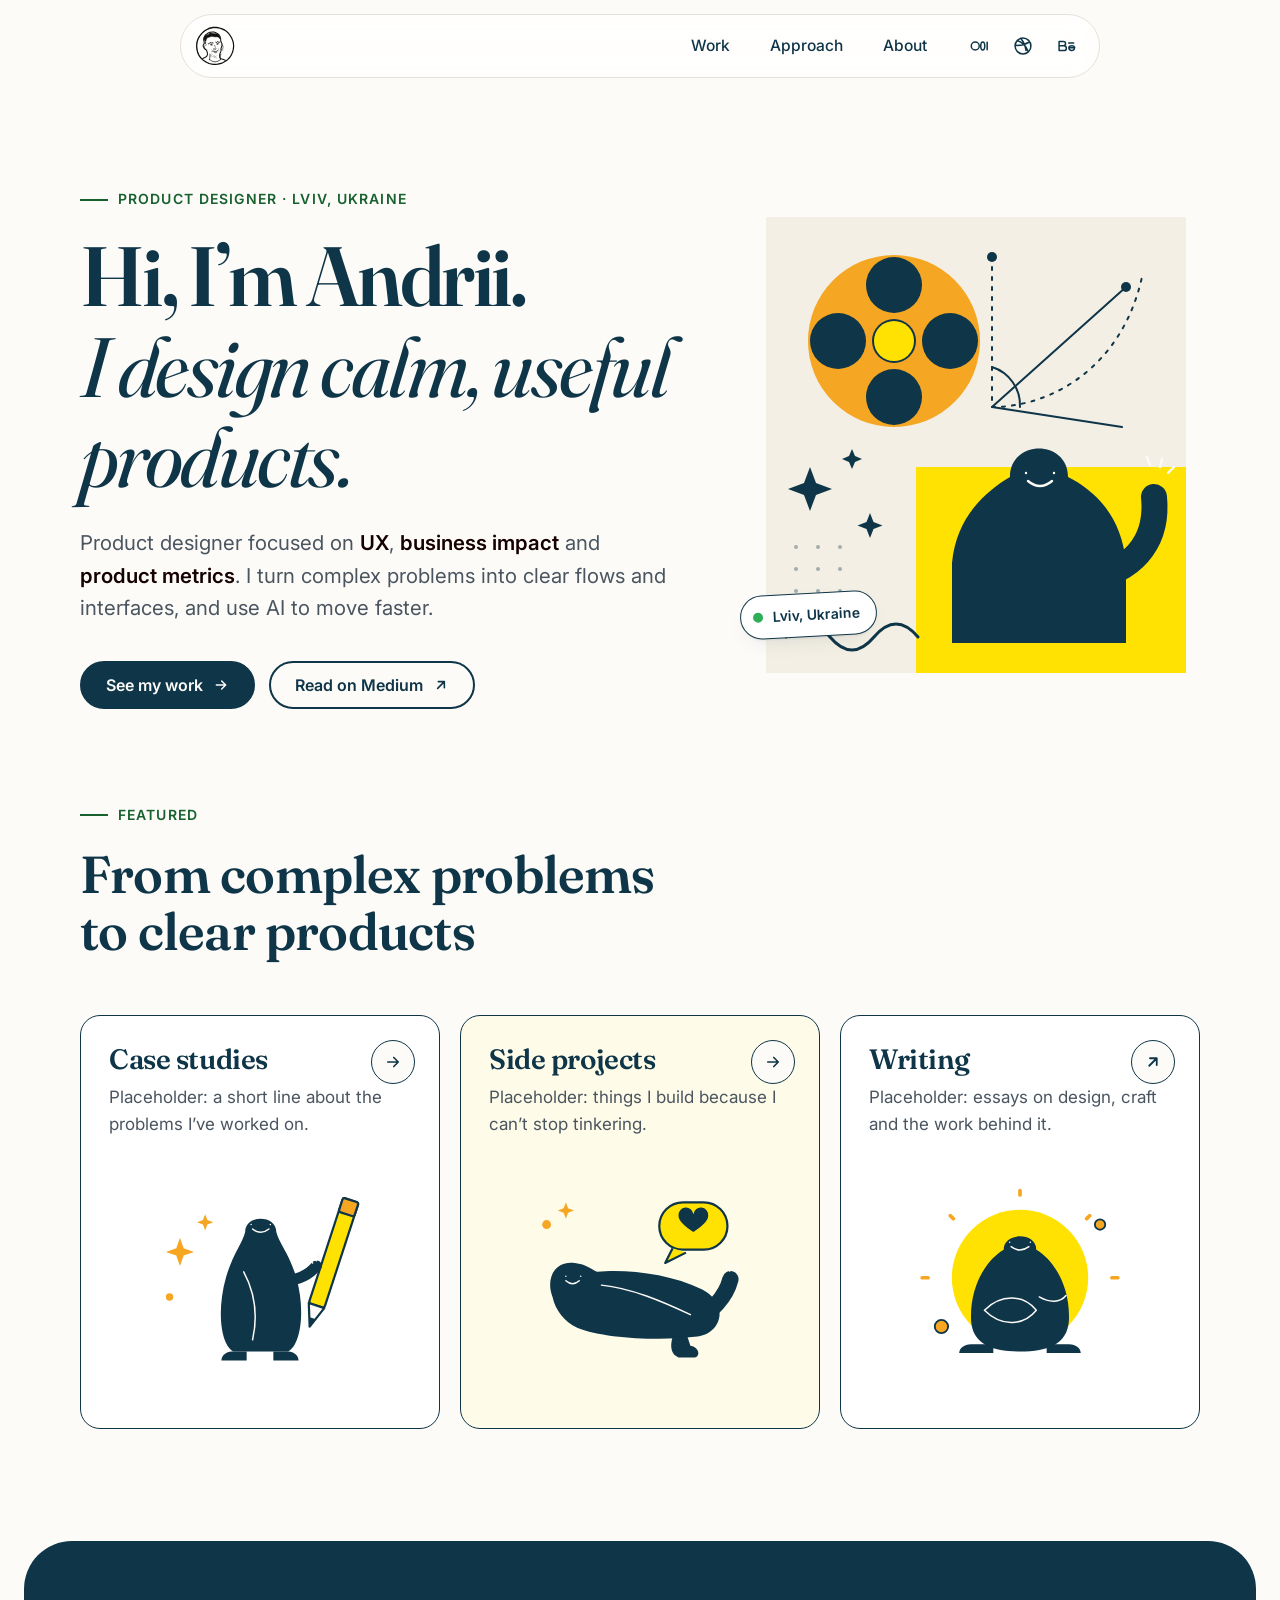
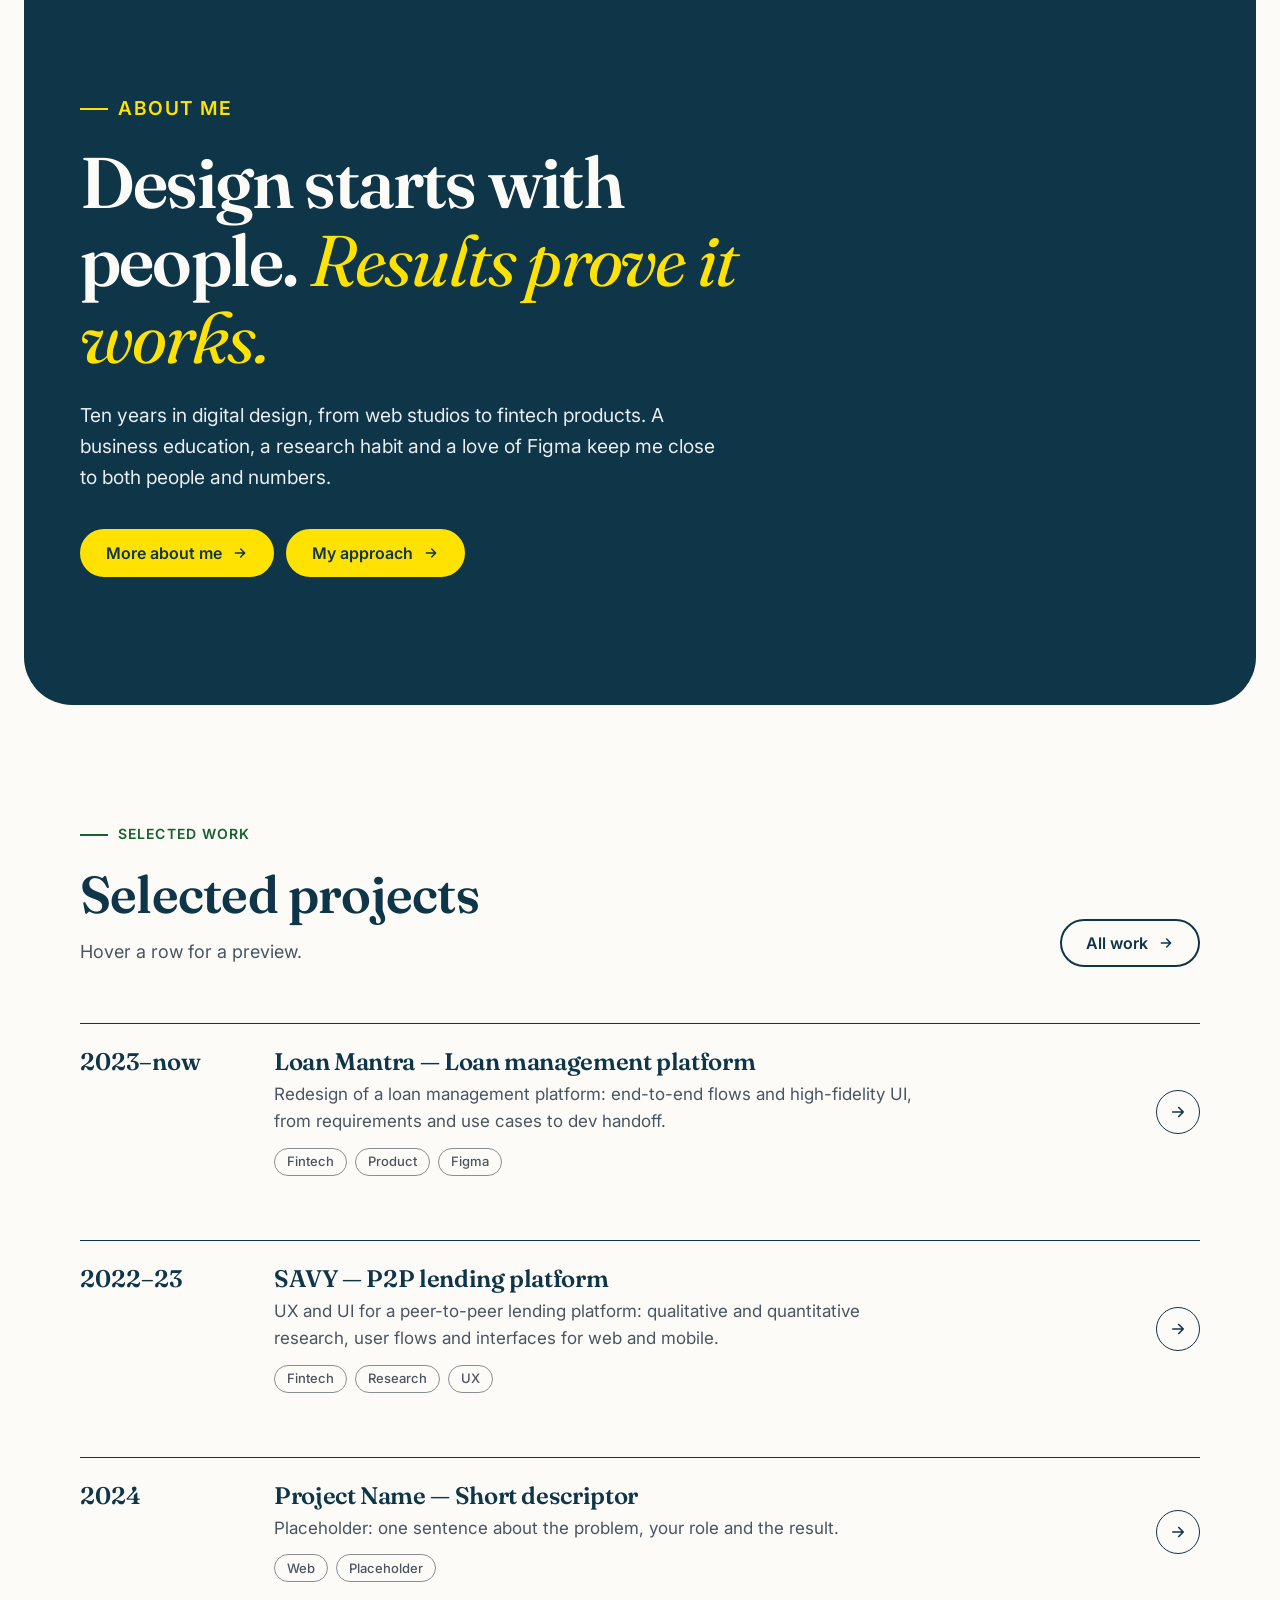
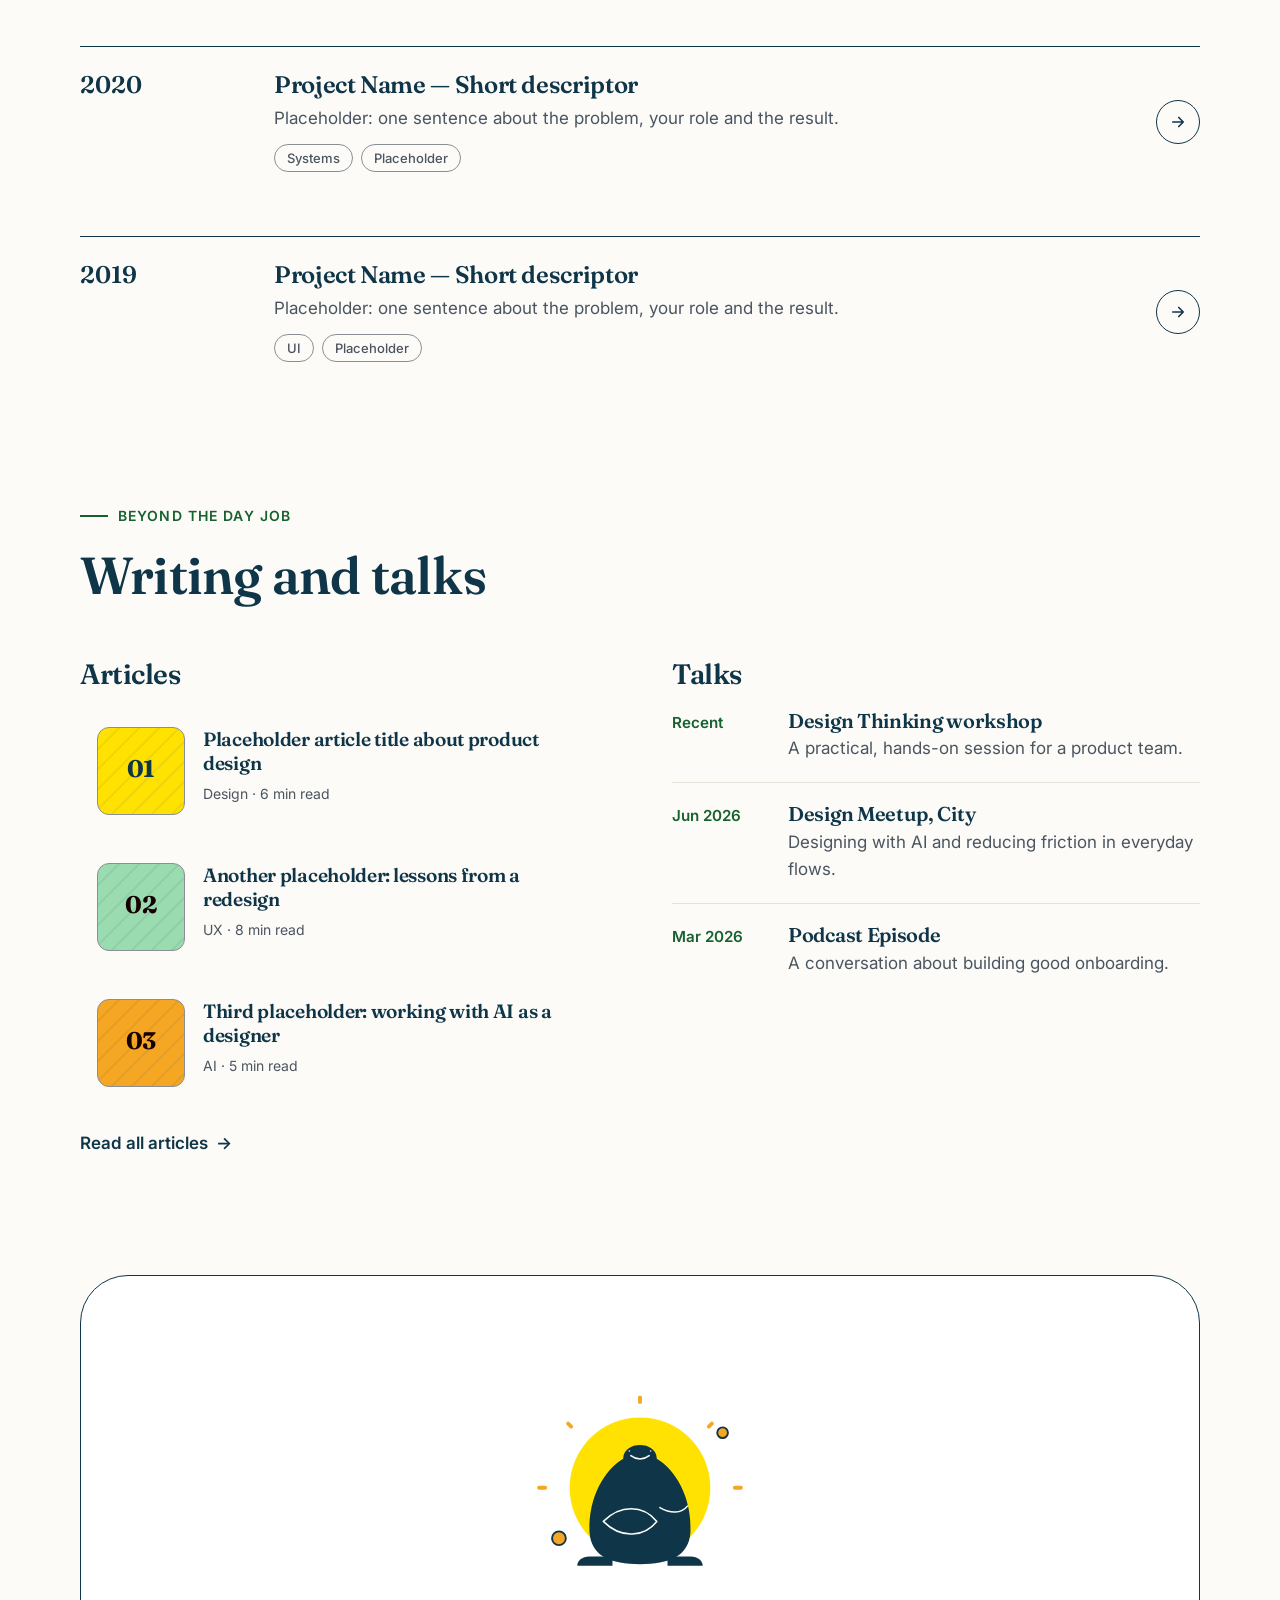
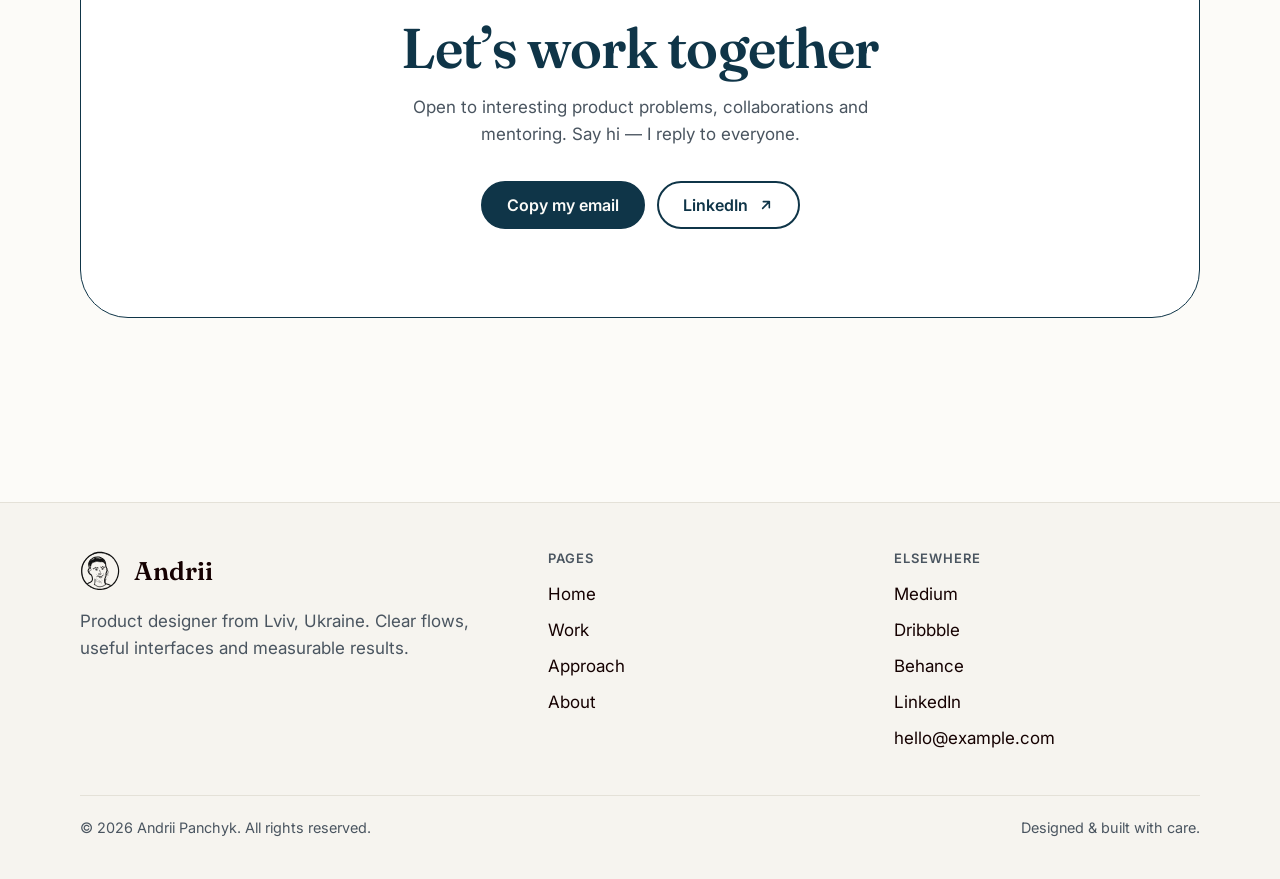
<file: index.html>
<!doctype html>
<html lang="en">
<head>
  <meta charset="utf-8">
  <meta name="viewport" content="width=device-width, initial-scale=1">
  <title>Andrii — Product Designer</title>
  <meta name="description" content="Portfolio of a product designer. Selected work, writing and a bit about me. Placeholder content.">
  <meta name="theme-color" content="#FCFBF8">
  <meta property="og:title" content="Andrii — Product Designer">
  <meta property="og:description" content="Portfolio of a product designer. Selected work, writing and a bit about me. Placeholder content.">
  <meta property="og:image" content="assets/logo/logo-1024.png">
  <link rel="icon" href="assets/logo/logo.svg" type="image/svg+xml">
  <link rel="apple-touch-icon" href="assets/logo/logo-180.png">
  <link rel="preconnect" href="https://fonts.googleapis.com">
  <link rel="preconnect" href="https://fonts.gstatic.com" crossorigin>
  <link href="https://fonts.googleapis.com/css2?family=Fraunces:ital,opsz,wght@0,9..144,400;0,9..144,600;1,9..144,400&family=Inter:wght@400;500;600&display=swap" rel="stylesheet">
  <link rel="stylesheet" href="css/styles.css">
  <script defer src="js/main.js"></script>
</head>
<body>
<a class="skip-link" href="#main">Skip to content</a>
<svg width="0" height="0" style="position:absolute" aria-hidden="true" focusable="false"><defs><filter id="rough-a" x="-10%" y="-10%" width="120%" height="120%"><feTurbulence type="fractalNoise" baseFrequency="0.045" numOctaves="2" seed="3" result="n"/><feDisplacementMap in="SourceGraphic" in2="n" scale="2.6" xChannelSelector="R" yChannelSelector="G"/></filter><filter id="rough-b" x="-10%" y="-10%" width="120%" height="120%"><feTurbulence type="fractalNoise" baseFrequency="0.05" numOctaves="2" seed="11" result="n"/><feDisplacementMap in="SourceGraphic" in2="n" scale="2.6" xChannelSelector="R" yChannelSelector="G"/></filter><filter id="rough-c" x="-10%" y="-10%" width="120%" height="120%"><feTurbulence type="fractalNoise" baseFrequency="0.04" numOctaves="2" seed="27" result="n"/><feDisplacementMap in="SourceGraphic" in2="n" scale="2.6" xChannelSelector="R" yChannelSelector="G"/></filter></defs></svg>
<header class="site-header">
  <div class="container site-header__inner">
    <a class="logo" href="index.html" aria-label="Andrii — home"><img src="assets/logo/logo.svg" width="40" height="40" alt=""></a>
    <nav class="nav" aria-label="Main">
      <a href="work.html">Work</a>
      <a href="approach.html">Approach</a>
      <a href="about.html">About</a>
      <span class="nav__social">
        <a class="nav__icon" href="https://medium.com/@your-handle" target="_blank" rel="noopener noreferrer"><svg viewBox="0 0 24 24" fill="none" stroke="currentColor" stroke-width="1.8" stroke-linecap="round" aria-hidden="true"><circle cx="7.5" cy="12" r="4.8"/><ellipse cx="16.5" cy="12" rx="2.4" ry="4.8"/><path d="M21.8 7.4v9.2"/></svg><span class="sr-only">Medium (opens in a new tab)</span></a>
        <a class="nav__icon nav__icon--sec" href="https://dribbble.com/your-handle" target="_blank" rel="noopener noreferrer"><svg viewBox="0 0 24 24" fill="none" stroke="currentColor" stroke-width="1.8" stroke-linecap="round" aria-hidden="true"><circle cx="12" cy="12" r="9.5"/><path d="M5.5 5.8c4 1.2 9 4.5 12.5 12.2M3 11.2c5 .3 11-.6 15.5-3.4M9.2 2.8c3 3.6 5.6 8 6.4 14.6"/></svg><span class="sr-only">Dribbble (opens in a new tab)</span></a>
        <a class="nav__icon nav__icon--sec" href="https://www.behance.net/your-handle" target="_blank" rel="noopener noreferrer"><svg viewBox="0 0 24 24" fill="none" stroke="currentColor" stroke-width="1.8" stroke-linecap="round" stroke-linejoin="round" aria-hidden="true"><path d="M2.5 6.5h5.2a2.6 2.6 0 0 1 0 5.2H2.5zM2.5 11.7h5.8a2.9 2.9 0 0 1 0 5.8H2.5zM2.5 6.5v11M14 8.5h6M21.2 14.2h-7c0 3.8 5.4 4.2 6.7 1.2M14.2 14.2c.2-3.2 6.8-3.2 7 0"/></svg><span class="sr-only">Behance (opens in a new tab)</span></a>
      </span>
    </nav>
  </div>
</header>
<main id="main">

<section class="hero" aria-labelledby="hero-title">
  <div class="container hero__grid">
    <div>
      <p class="eyebrow rise">Product designer · Lviv, Ukraine</p>
      <h1 id="hero-title" class="rise" style="--d:80ms">Hi, I’m Andrii.
        <span class="soft">I design <mark class="hl">calm, useful</mark> products.</span></h1>
      <p class="hero__lead rise" style="--d:180ms">Product designer focused on <strong>UX</strong>, <strong>business impact</strong> and <strong>product metrics</strong>. I turn complex problems into clear flows and interfaces, and use AI to move faster.</p>
      <div class="hero__actions rise" style="--d:280ms">
        <a class="btn" href="work.html">See my work <svg viewBox="0 0 24 24" fill="none" stroke="currentColor" stroke-width="2.2" stroke-linecap="round" stroke-linejoin="round" aria-hidden="true"><path d="M5 12h14M13 6l6 6-6 6"/></svg></a>
        <a class="btn btn--ghost" href="https://medium.com/@your-handle" target="_blank" rel="noopener noreferrer">Read on Medium <svg class="up" viewBox="0 0 24 24" fill="none" stroke="currentColor" stroke-width="2.4" stroke-linecap="round" stroke-linejoin="round" aria-hidden="true"><path d="M7 17 17 7M8 7h9v9"/></svg><span class="sr-only">(opens in a new tab)</span></a>
      </div>
    </div>
    <div class="hero__art rise" style="--d:200ms">
      <img src="assets/img/collage.svg" width="420" height="456" alt="Collage: a navy character waving from behind a yellow block, with an amber sun, a flower and a compass sketch">
      <div class="hero__badge"><i aria-hidden="true"></i>Lviv, Ukraine</div>
    </div>
  </div>
</section>

<section id="work" aria-labelledby="recent-title" style="padding-top:0">
  <div class="container">
    <div class="section-head" data-reveal>
      <div>
        <p class="eyebrow">Featured</p>
        <h2 id="recent-title" class="section-title">From complex problems to clear products</h2>
      </div>
    </div>
    <div class="cta-cards">
      <a class="cta-card" href="work.html" data-reveal>
        <span class="cta-card__go" aria-hidden="true"><svg viewBox="0 0 24 24" fill="none" stroke="currentColor" stroke-width="2.2" stroke-linecap="round" stroke-linejoin="round" aria-hidden="true"><path d="M5 12h14M13 6l6 6-6 6"/></svg></span>
        <h3>Case studies</h3>
        <p>Placeholder: a short line about the problems I’ve worked on.</p>
        <div class="cta-card__art"><img src="assets/img/figure-1.svg" width="340" height="246" alt=""></div>
      </a>
      <a class="cta-card" href="work.html#side-projects" data-reveal style="--d:100ms">
        <span class="cta-card__go" aria-hidden="true"><svg viewBox="0 0 24 24" fill="none" stroke="currentColor" stroke-width="2.2" stroke-linecap="round" stroke-linejoin="round" aria-hidden="true"><path d="M5 12h14M13 6l6 6-6 6"/></svg></span>
        <h3>Side projects</h3>
        <p>Placeholder: things I build because I can’t stop tinkering.</p>
        <div class="cta-card__art"><img src="assets/img/figure-2.svg" width="340" height="246" alt=""></div>
      </a>
      <a class="cta-card" href="https://medium.com/@your-handle" target="_blank" rel="noopener noreferrer" data-reveal style="--d:200ms">
        <span class="cta-card__go" aria-hidden="true"><svg viewBox="0 0 24 24" fill="none" stroke="currentColor" stroke-width="2.4" stroke-linecap="round" stroke-linejoin="round" aria-hidden="true"><path d="M7 17 17 7M8 7h9v9"/></svg></span>
        <h3>Writing<span class="sr-only"> (opens Medium in a new tab)</span></h3>
        <p>Placeholder: essays on design, craft and the work behind it.</p>
        <div class="cta-card__art"><img src="assets/img/figure-3.svg" width="340" height="246" alt=""></div>
      </a>
    </div>
  </div>
</section>

<section class="about-teaser on-dark" aria-labelledby="about-title">
  <div class="container" data-reveal>
    <p class="eyebrow" style="color:var(--yellow)">About me</p>
    <h2 id="about-title">Design starts with people. <em>Results prove it works.</em></h2>
    <p>Ten years in digital design, from web studios to fintech products. A business education, a research habit and a love of Figma keep me close to both people and numbers.</p>
    <div class="teaser-actions"><a class="btn" href="about.html">More about me <svg viewBox="0 0 24 24" fill="none" stroke="currentColor" stroke-width="2.2" stroke-linecap="round" stroke-linejoin="round" aria-hidden="true"><path d="M5 12h14M13 6l6 6-6 6"/></svg></a><a class="btn btn--light" href="approach.html">My approach <svg viewBox="0 0 24 24" fill="none" stroke="currentColor" stroke-width="2.2" stroke-linecap="round" stroke-linejoin="round" aria-hidden="true"><path d="M5 12h14M13 6l6 6-6 6"/></svg></a></div>
  </div>
</section>

<section aria-labelledby="projects-title">
  <div class="container">
    <div class="section-head" data-reveal>
      <div>
        <p class="eyebrow">Selected work</p>
        <h2 id="projects-title" class="section-title">Selected projects</h2>
        <p class="section-lead">Hover a row for a preview.</p>
      </div>
      <a class="btn btn--ghost" href="work.html">All work <svg viewBox="0 0 24 24" fill="none" stroke="currentColor" stroke-width="2.2" stroke-linecap="round" stroke-linejoin="round" aria-hidden="true"><path d="M5 12h14M13 6l6 6-6 6"/></svg></a>
    </div>
    <div class="year-group" data-reveal>
  <div class="year-group__year">2023–now</div>
  <div>
    <a class="project-row" href="#" data-peek="Loan Mantra" data-peek-tone="ph--yellow">
      <div>
        <h3>Loan Mantra — Loan management platform </h3>
        <p>Redesign of a loan management platform: end-to-end flows and high-fidelity UI, from requirements and use cases to dev handoff.</p>
        <div class="tags"><span class="chip">Fintech</span><span class="chip">Product</span><span class="chip">Figma</span></div>
      </div>
      <span class="project-row__arrow" aria-hidden="true"><svg viewBox="0 0 24 24" fill="none" stroke="currentColor" stroke-width="2.2" stroke-linecap="round" stroke-linejoin="round" aria-hidden="true"><path d="M5 12h14M13 6l6 6-6 6"/></svg></span>
    </a>
  </div>
</div>
<div class="year-group" data-reveal>
  <div class="year-group__year">2022–23</div>
  <div>
    <a class="project-row" href="#" data-peek="SAVY" data-peek-tone="ph--navy">
      <div>
        <h3>SAVY — P2P lending platform </h3>
        <p>UX and UI for a peer-to-peer lending platform: qualitative and quantitative research, user flows and interfaces for web and mobile.</p>
        <div class="tags"><span class="chip">Fintech</span><span class="chip">Research</span><span class="chip">UX</span></div>
      </div>
      <span class="project-row__arrow" aria-hidden="true"><svg viewBox="0 0 24 24" fill="none" stroke="currentColor" stroke-width="2.2" stroke-linecap="round" stroke-linejoin="round" aria-hidden="true"><path d="M5 12h14M13 6l6 6-6 6"/></svg></span>
    </a>
  </div>
</div>
<div class="year-group" data-reveal>
  <div class="year-group__year">2024</div>
  <div>
    <a class="project-row" href="#" data-peek="Project Name" data-peek-tone="ph--green">
      <div>
        <h3>Project Name — Short descriptor </h3>
        <p>Placeholder: one sentence about the problem, your role and the result.</p>
        <div class="tags"><span class="chip">Web</span><span class="chip">Placeholder</span></div>
      </div>
      <span class="project-row__arrow" aria-hidden="true"><svg viewBox="0 0 24 24" fill="none" stroke="currentColor" stroke-width="2.2" stroke-linecap="round" stroke-linejoin="round" aria-hidden="true"><path d="M5 12h14M13 6l6 6-6 6"/></svg></span>
    </a>
  </div>
</div>
<div class="year-group" data-reveal>
  <div class="year-group__year">2020</div>
  <div>
    <a class="project-row" href="#" data-peek="Project Name" data-peek-tone="ph--amber">
      <div>
        <h3>Project Name — Short descriptor </h3>
        <p>Placeholder: one sentence about the problem, your role and the result.</p>
        <div class="tags"><span class="chip">Systems</span><span class="chip">Placeholder</span></div>
      </div>
      <span class="project-row__arrow" aria-hidden="true"><svg viewBox="0 0 24 24" fill="none" stroke="currentColor" stroke-width="2.2" stroke-linecap="round" stroke-linejoin="round" aria-hidden="true"><path d="M5 12h14M13 6l6 6-6 6"/></svg></span>
    </a>
  </div>
</div>
<div class="year-group" data-reveal>
  <div class="year-group__year">2019</div>
  <div>
    <a class="project-row" href="#" data-peek="Project Name" data-peek-tone="ph--cream">
      <div>
        <h3>Project Name — Short descriptor </h3>
        <p>Placeholder: one sentence about the problem, your role and the result.</p>
        <div class="tags"><span class="chip">UI</span><span class="chip">Placeholder</span></div>
      </div>
      <span class="project-row__arrow" aria-hidden="true"><svg viewBox="0 0 24 24" fill="none" stroke="currentColor" stroke-width="2.2" stroke-linecap="round" stroke-linejoin="round" aria-hidden="true"><path d="M5 12h14M13 6l6 6-6 6"/></svg></span>
    </a>
  </div>
</div>

  </div>
</section>

<section aria-labelledby="other-title" id="side-projects" style="padding-top:0">
  <div class="container">
    <div class="section-head" data-reveal>
      <div>
        <p class="eyebrow">Beyond the day job</p>
        <h2 id="other-title" class="section-title">Writing and talks</h2>
      </div>
    </div>
    <div class="two-col">
      <div data-reveal>
        <h3 style="font-size:1.75rem;margin-bottom:20px">Articles</h3>
        <div class="post-list">
          <a class="post" href="https://medium.com/@your-handle" target="_blank" rel="noopener noreferrer"><div class="ph ph--yellow" aria-hidden="true"><b>01</b></div><div><h3>Placeholder article title about product design<span class="sr-only"> (opens in a new tab)</span></h3><small>Design · 6 min read</small></div></a>
          <a class="post" href="https://medium.com/@your-handle" target="_blank" rel="noopener noreferrer"><div class="ph ph--green" aria-hidden="true"><b>02</b></div><div><h3>Another placeholder: lessons from a redesign<span class="sr-only"> (opens in a new tab)</span></h3><small>UX · 8 min read</small></div></a>
          <a class="post" href="https://medium.com/@your-handle" target="_blank" rel="noopener noreferrer"><div class="ph ph--amber" aria-hidden="true"><b>03</b></div><div><h3>Third placeholder: working with AI as a designer<span class="sr-only"> (opens in a new tab)</span></h3><small>AI · 5 min read</small></div></a>
        </div>
        <p style="margin-top:20px"><a class="text-link" href="https://medium.com/@your-handle" target="_blank" rel="noopener noreferrer">Read all articles<span class="sr-only"> (opens in a new tab)</span></a></p>
      </div>
      <div data-reveal style="--d:120ms">
        <h3 style="font-size:1.75rem;margin-bottom:20px">Talks</h3>
        <div class="talks">
          <div class="talk"><time>Recent</time><div><h3>Design Thinking workshop</h3><p>A practical, hands-on session for a product team.</p></div></div>
          <div class="talk"><time>Jun 2026</time><div><h3>Design Meetup, City</h3><p>Designing with AI and reducing friction in everyday flows.</p></div></div>
          <div class="talk"><time>Mar 2026</time><div><h3>Podcast Episode</h3><p>A conversation about building good onboarding.</p></div></div>
        </div>
      </div>
    </div>
  </div>
</section>

<section class="collab" aria-labelledby="collab-title" style="padding-top:0">
  <div class="container" data-reveal>
    <div class="collab__box">
      <img class="collab__art" src="assets/img/figure-3.svg" width="340" height="246" alt="">
      <h2 id="collab-title">Let’s work together</h2>
      <p>Open to interesting product problems, collaborations and mentoring. Say hi — I reply to everyone.</p>
      <div class="collab__actions">
        <button class="btn" type="button" data-copy="hello@example.com">Copy my email</button>
        <a class="btn btn--ghost" href="https://www.linkedin.com/in/andriipanchyk/" target="_blank" rel="noopener noreferrer">LinkedIn <svg class="up" viewBox="0 0 24 24" fill="none" stroke="currentColor" stroke-width="2.4" stroke-linecap="round" stroke-linejoin="round" aria-hidden="true"><path d="M7 17 17 7M8 7h9v9"/></svg><span class="sr-only">(opens in a new tab)</span></a>
      </div>
    </div>
  </div>
</section>
<div class="peek" aria-hidden="true"><div class="ph"><div><b data-peek-label>Project</b>Cover preview</div></div></div>
</main>

<footer class="site-footer">
  <div class="container">
    <div class="footer__grid">
      <div>
        <a class="footer__brand" href="index.html"><img src="assets/logo/logo.svg" width="40" height="40" alt="">Andrii</a>
        <p class="footer__tag">Product designer from Lviv, Ukraine. Clear flows, useful interfaces and measurable results.</p>
      </div>
      <div class="footer__col">
        <h2>Pages</h2>
        <ul>
          <li><a href="index.html">Home</a></li>
          <li><a href="work.html">Work</a></li>
          <li><a href="approach.html">Approach</a></li>
          <li><a href="about.html">About</a></li>
        </ul>
      </div>
      <div class="footer__col">
        <h2>Elsewhere</h2>
        <ul>
          <li><a href="https://medium.com/@your-handle" target="_blank" rel="noopener noreferrer">Medium<span class="sr-only"> (opens in a new tab)</span></a></li>
          <li><a href="https://dribbble.com/your-handle" target="_blank" rel="noopener noreferrer">Dribbble<span class="sr-only"> (opens in a new tab)</span></a></li>
          <li><a href="https://www.behance.net/your-handle" target="_blank" rel="noopener noreferrer">Behance<span class="sr-only"> (opens in a new tab)</span></a></li>
          <li><a href="https://www.linkedin.com/in/andriipanchyk/" target="_blank" rel="noopener noreferrer">LinkedIn<span class="sr-only"> (opens in a new tab)</span></a></li>
          <li><a href="mailto:hello@example.com">hello@example.com</a></li>
        </ul>
      </div>
    </div>
    <div class="footer__bottom">
      <span>© <span data-year>2026</span> Andrii Panchyk. All rights reserved.</span>
      <span>Designed &amp; built with care.</span>
    </div>
  </div>
</footer>

<div class="toast" role="status" aria-live="polite"><svg viewBox="0 0 24 24" fill="none" stroke="currentColor" stroke-width="3" stroke-linecap="round" stroke-linejoin="round" aria-hidden="true"><path d="m5 12 5 5 9-10"/></svg><span></span></div>
</body>
</html>
</file>
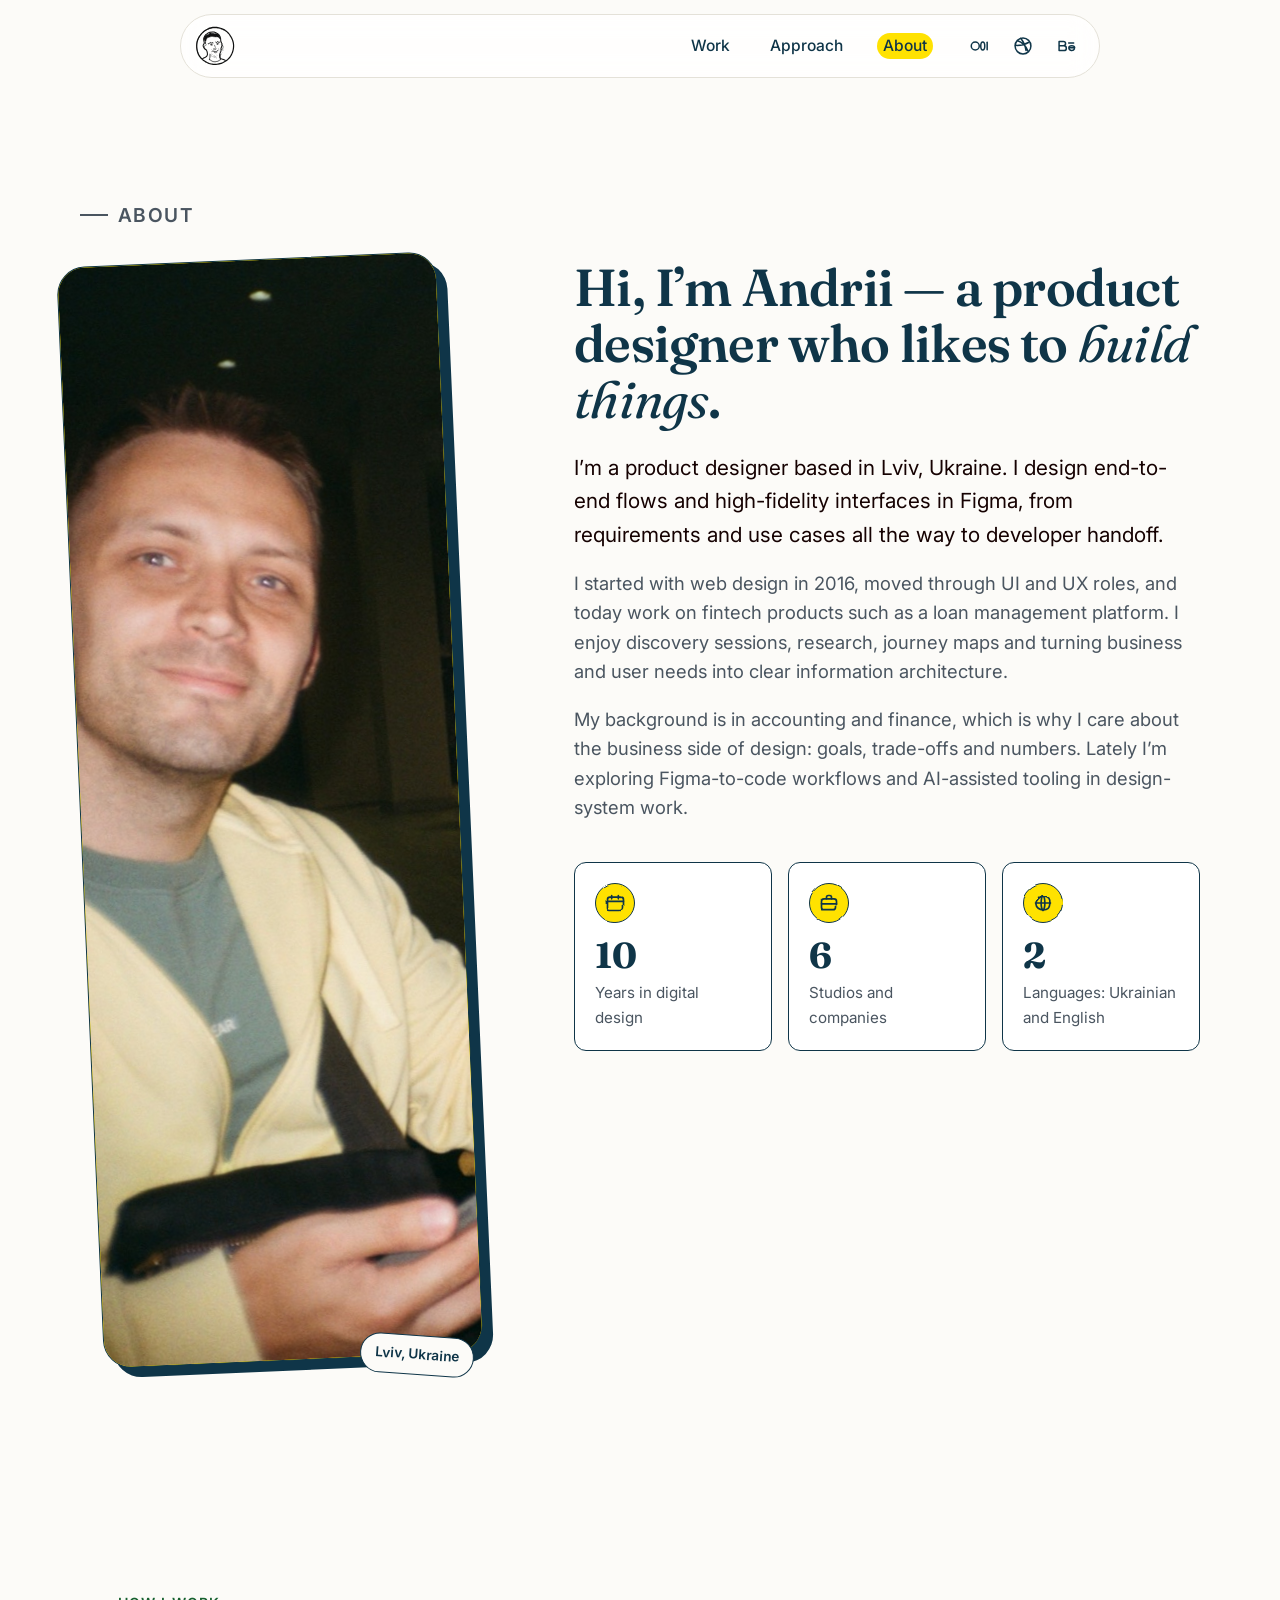
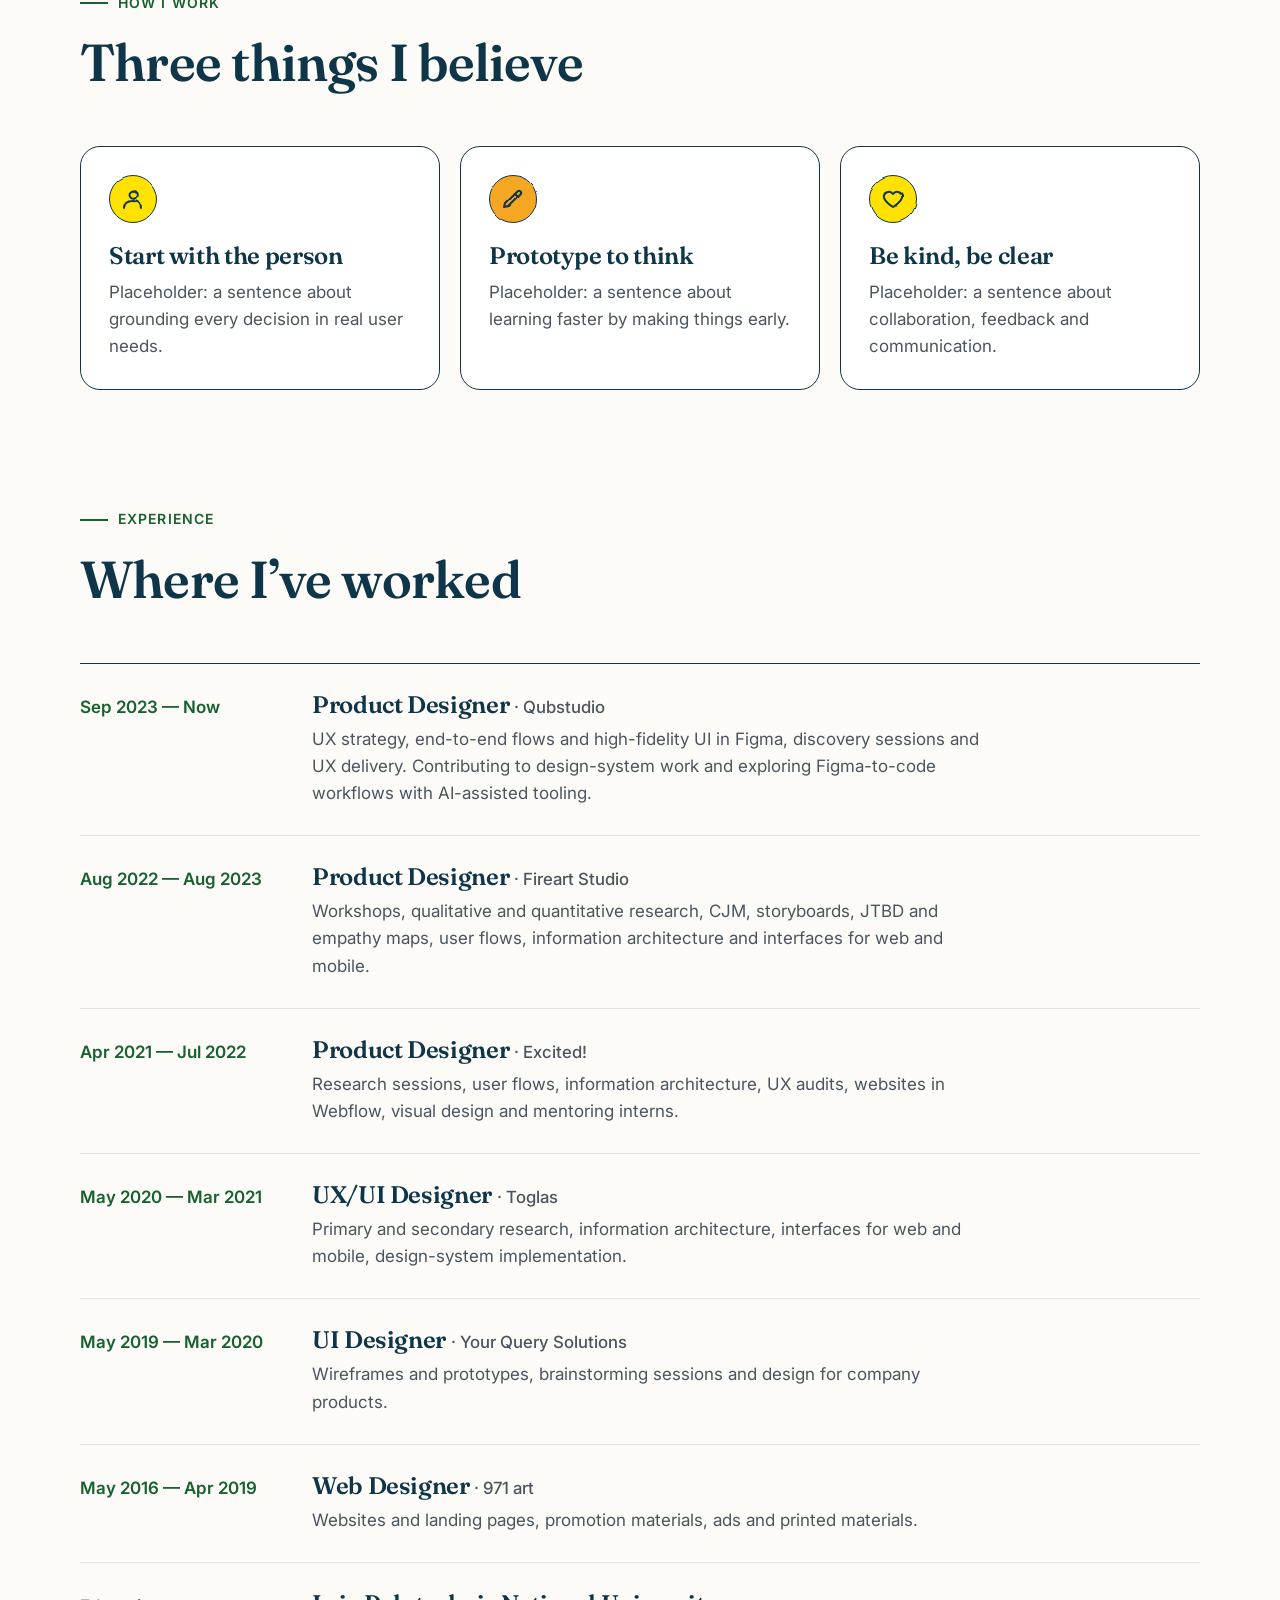
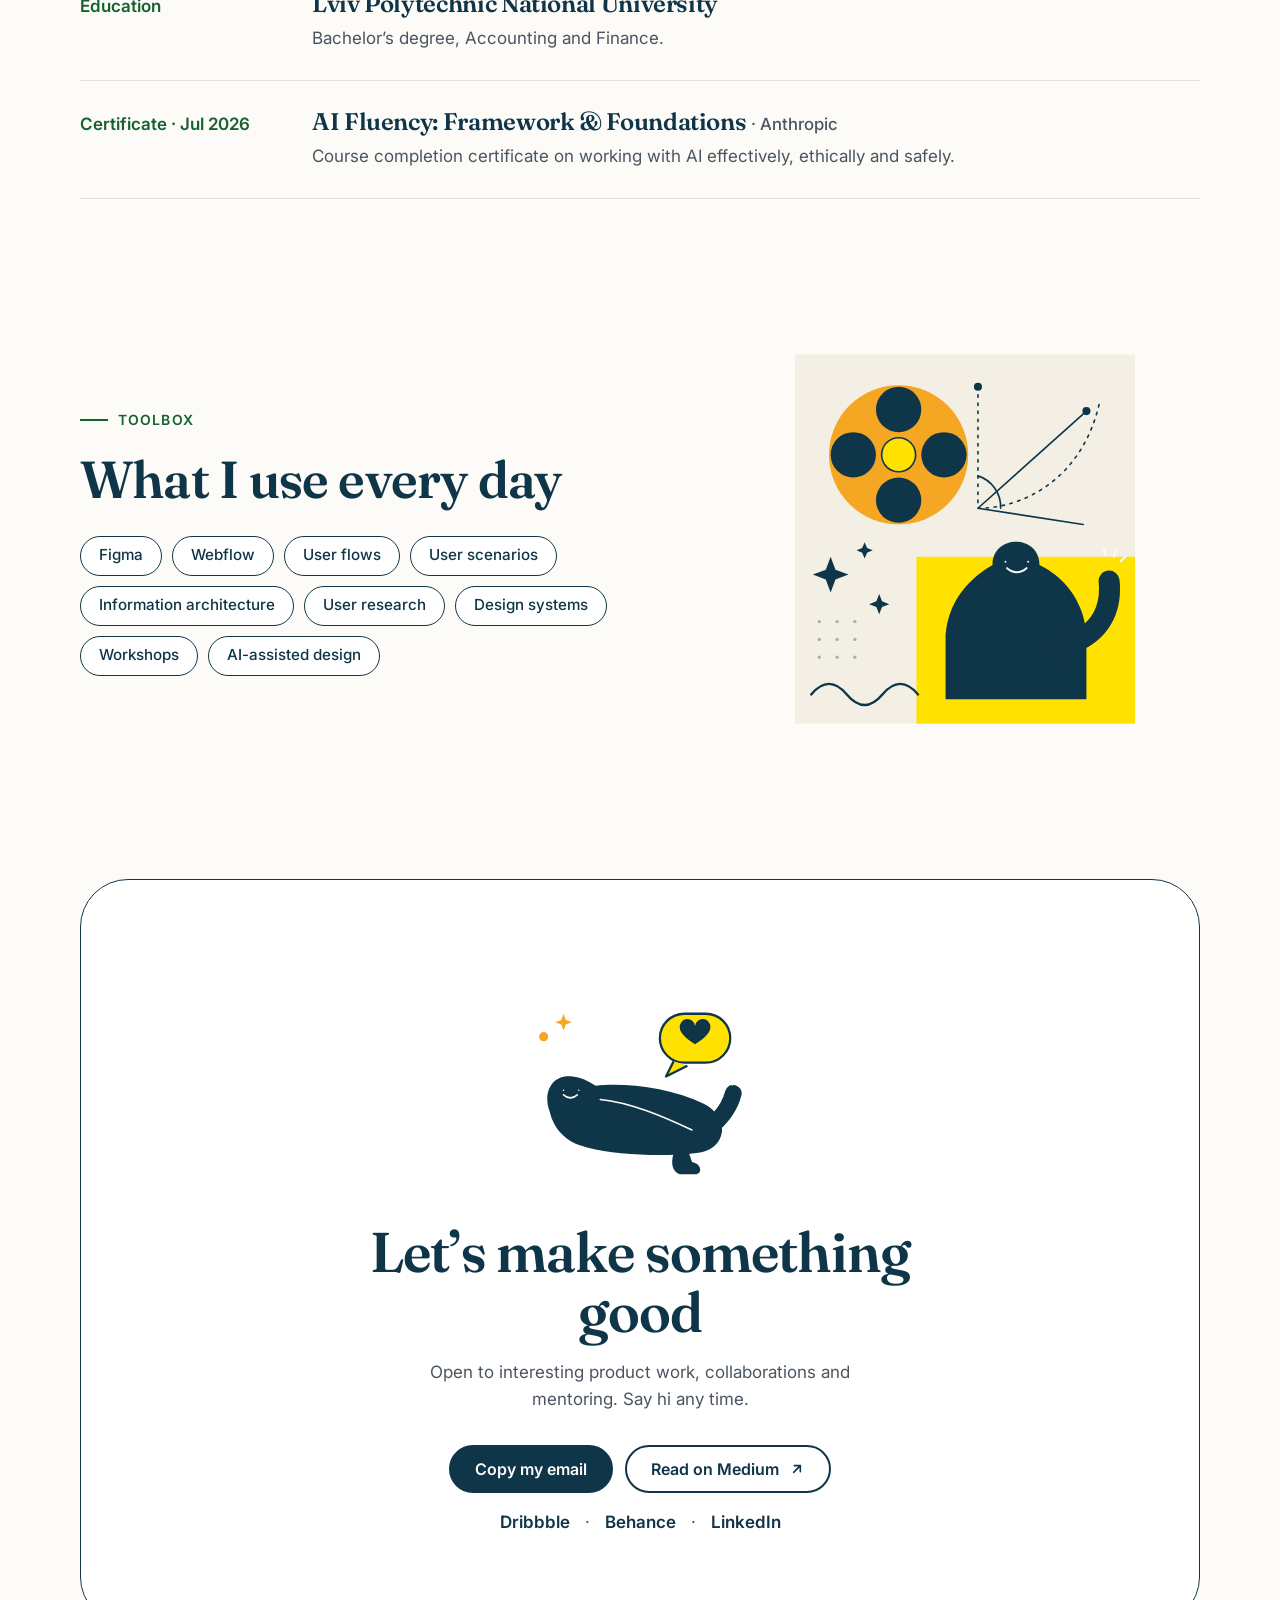
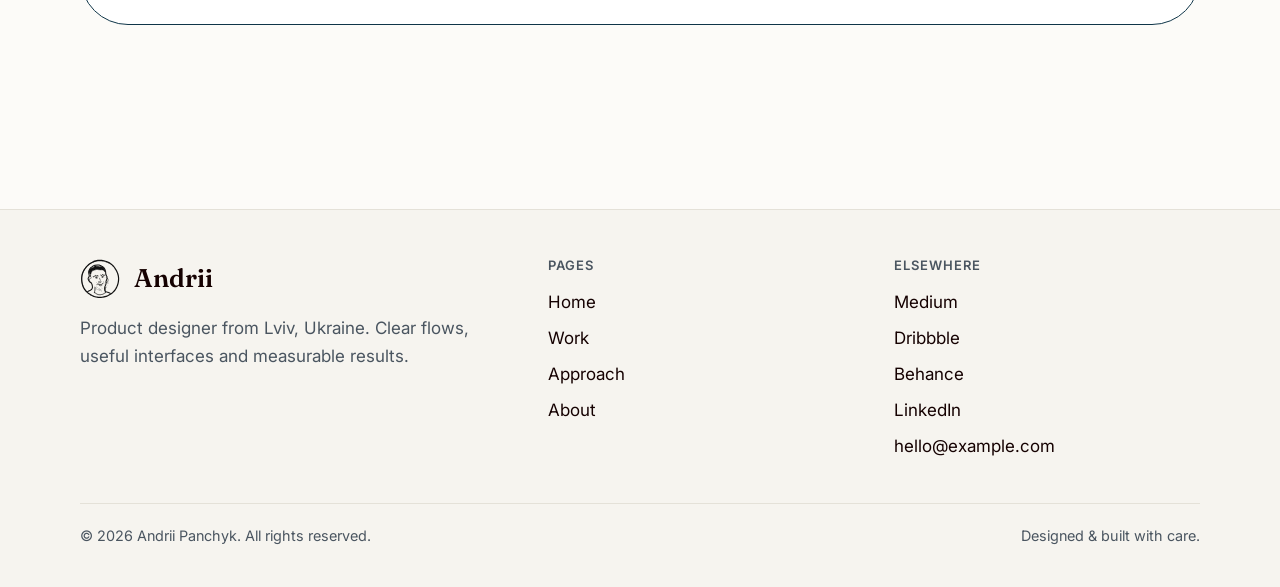
<file: about.html>
<!doctype html>
<html lang="en">
<head>
  <meta charset="utf-8">
  <meta name="viewport" content="width=device-width, initial-scale=1">
  <title>About — Andrii</title>
  <meta name="description" content="About a product designer: background, principles, experience and tools. Placeholder content.">
  <meta name="theme-color" content="#FCFBF8">
  <meta property="og:title" content="About — Andrii">
  <meta property="og:description" content="About a product designer: background, principles, experience and tools. Placeholder content.">
  <meta property="og:image" content="assets/logo/logo-1024.png">
  <link rel="icon" href="assets/logo/logo.svg" type="image/svg+xml">
  <link rel="apple-touch-icon" href="assets/logo/logo-180.png">
  <link rel="preconnect" href="https://fonts.googleapis.com">
  <link rel="preconnect" href="https://fonts.gstatic.com" crossorigin>
  <link href="https://fonts.googleapis.com/css2?family=Fraunces:ital,opsz,wght@0,9..144,400;0,9..144,600;1,9..144,400&family=Inter:wght@400;500;600&display=swap" rel="stylesheet">
  <link rel="stylesheet" href="css/styles.css">
  <script defer src="js/main.js"></script>
</head>
<body>
<a class="skip-link" href="#main">Skip to content</a>
<svg width="0" height="0" style="position:absolute" aria-hidden="true" focusable="false"><defs><filter id="rough-a" x="-10%" y="-10%" width="120%" height="120%"><feTurbulence type="fractalNoise" baseFrequency="0.045" numOctaves="2" seed="3" result="n"/><feDisplacementMap in="SourceGraphic" in2="n" scale="2.6" xChannelSelector="R" yChannelSelector="G"/></filter><filter id="rough-b" x="-10%" y="-10%" width="120%" height="120%"><feTurbulence type="fractalNoise" baseFrequency="0.05" numOctaves="2" seed="11" result="n"/><feDisplacementMap in="SourceGraphic" in2="n" scale="2.6" xChannelSelector="R" yChannelSelector="G"/></filter><filter id="rough-c" x="-10%" y="-10%" width="120%" height="120%"><feTurbulence type="fractalNoise" baseFrequency="0.04" numOctaves="2" seed="27" result="n"/><feDisplacementMap in="SourceGraphic" in2="n" scale="2.6" xChannelSelector="R" yChannelSelector="G"/></filter></defs></svg>
<header class="site-header">
  <div class="container site-header__inner">
    <a class="logo" href="index.html" aria-label="Andrii — home"><img src="assets/logo/logo.svg" width="40" height="40" alt=""></a>
    <nav class="nav" aria-label="Main">
      <a href="work.html">Work</a>
      <a href="approach.html">Approach</a>
      <a href="about.html" aria-current="page">About</a>
      <span class="nav__social">
        <a class="nav__icon" href="https://medium.com/@your-handle" target="_blank" rel="noopener noreferrer"><svg viewBox="0 0 24 24" fill="none" stroke="currentColor" stroke-width="1.8" stroke-linecap="round" aria-hidden="true"><circle cx="7.5" cy="12" r="4.8"/><ellipse cx="16.5" cy="12" rx="2.4" ry="4.8"/><path d="M21.8 7.4v9.2"/></svg><span class="sr-only">Medium (opens in a new tab)</span></a>
        <a class="nav__icon nav__icon--sec" href="https://dribbble.com/your-handle" target="_blank" rel="noopener noreferrer"><svg viewBox="0 0 24 24" fill="none" stroke="currentColor" stroke-width="1.8" stroke-linecap="round" aria-hidden="true"><circle cx="12" cy="12" r="9.5"/><path d="M5.5 5.8c4 1.2 9 4.5 12.5 12.2M3 11.2c5 .3 11-.6 15.5-3.4M9.2 2.8c3 3.6 5.6 8 6.4 14.6"/></svg><span class="sr-only">Dribbble (opens in a new tab)</span></a>
        <a class="nav__icon nav__icon--sec" href="https://www.behance.net/your-handle" target="_blank" rel="noopener noreferrer"><svg viewBox="0 0 24 24" fill="none" stroke="currentColor" stroke-width="1.8" stroke-linecap="round" stroke-linejoin="round" aria-hidden="true"><path d="M2.5 6.5h5.2a2.6 2.6 0 0 1 0 5.2H2.5zM2.5 11.7h5.8a2.9 2.9 0 0 1 0 5.8H2.5zM2.5 6.5v11M14 8.5h6M21.2 14.2h-7c0 3.8 5.4 4.2 6.7 1.2M14.2 14.2c.2-3.2 6.8-3.2 7 0"/></svg><span class="sr-only">Behance (opens in a new tab)</span></a>
      </span>
    </nav>
  </div>
</header>
<main id="main">

<section class="page-head" aria-labelledby="about-title" style="padding-bottom:0">
  <div class="container">
    <p class="eyebrow rise">About</p>
  </div>
</section>
<section style="padding-top:8px">
  <div class="container about-hero">
    <div class="portrait rise" style="--d:100ms">
      <div class="portrait__frame"><img src="assets/img/portrait.jpg" width="716" height="1100" alt="Portrait of Andrii: smiling, flashing a peace sign, in a pale yellow hoodie"></div>
      <span class="portrait__tag">Lviv, Ukraine</span>
    </div>
    <div class="prose rise" style="--d:180ms">
      <h2 id="about-title">Hi, I’m Andrii — a product designer who likes to <mark class="hl">build things</mark>.</h2>
      <p>I’m a product designer based in Lviv, Ukraine. I design end-to-end flows and high-fidelity interfaces in Figma, from requirements and use cases all the way to developer handoff.</p>
      <p>I started with web design in 2016, moved through UI and UX roles, and today work on fintech products such as a loan management platform. I enjoy discovery sessions, research, journey maps and turning business and user needs into clear information architecture.</p>
      <p>My background is in accounting and finance, which is why I care about the business side of design: goals, trade-offs and numbers. Lately I’m exploring Figma-to-code workflows and AI-assisted tooling in design-system work.</p>
      <div class="facts">
        <div class="fact"><i class="ico" aria-hidden="true"><svg viewBox="0 0 24 24"><rect x="3" y="5" width="18" height="16" rx="3"/><path d="M3 10h18M8 3v4M16 3v4"/></svg></i><b>10</b><span>Years in digital design</span></div>
        <div class="fact"><i class="ico" aria-hidden="true"><svg viewBox="0 0 24 24"><rect x="3" y="7" width="18" height="13" rx="3"/><path d="M9 7V5a2 2 0 0 1 2-2h2a2 2 0 0 1 2 2v2M3 13h18"/></svg></i><b>6</b><span>Studios and companies</span></div>
        <div class="fact"><i class="ico" aria-hidden="true"><svg viewBox="0 0 24 24"><path d="M6.7 4.1C7.8 4.0 11.2 3.1 13.3 3.4C15.4 3.8 17.9 4.8 19.1 6.3C20.3 7.8 20.4 10.5 20.3 12.5C20.1 14.6 19.6 17.2 18.2 18.5C16.8 19.8 14.1 20.2 12.1 20.2C10.2 20.2 7.8 19.6 6.3 18.3C4.9 17.1 3.5 14.7 3.4 12.8C3.3 11.0 4.7 8.8 5.9 7.4C7.0 5.9 9.8 4.5 10.5 3.9"/><path d="M3 12h18M12 3c3 3 3 15 0 18M12 3c-3 3-3 15 0 18"/></svg></i><b>2</b><span>Languages: Ukrainian and English</span></div>
      </div>
    </div>
  </div>
</section>

<section aria-labelledby="principles-title">
  <div class="container">
    <div class="section-head" data-reveal><div><p class="eyebrow">How I work</p><h2 id="principles-title" class="section-title">Three things I believe</h2></div></div>
    <div class="principles">
      <div class="principle" data-reveal><i class="ico" aria-hidden="true"><svg viewBox="0 0 24 24"><path d="M13.5 4.3C13.8 4.6 15.2 5.5 15.5 6.3C15.9 7.1 15.8 8.2 15.6 9.1C15.3 9.9 14.7 10.9 14.0 11.4C13.3 11.8 12.0 11.8 11.2 11.6C10.4 11.4 9.6 10.7 9.2 10.0C8.7 9.3 8.3 8.3 8.5 7.5C8.6 6.8 9.4 6.1 10.0 5.6C10.6 5.1 11.4 4.6 12.2 4.6C12.9 4.7 13.9 5.6 14.3 5.7"/><path d="M4 21c0-4.4 3.6-7 8-7s8 2.6 8 7"/></svg></i><h3>Start with the person</h3><p>Placeholder: a sentence about grounding every decision in real user needs.</p></div>
      <div class="principle" data-reveal style="--d:100ms"><i class="ico" aria-hidden="true"><svg viewBox="0 0 24 24"><path d="M4 20l1-4L16.5 4.5a2 2 0 0 1 3 3L8 19z"/><path d="M14 7l3 3"/></svg></i><h3>Prototype to think</h3><p>Placeholder: a sentence about learning faster by making things early.</p></div>
      <div class="principle" data-reveal style="--d:200ms"><i class="ico" aria-hidden="true"><svg viewBox="0 0 24 24"><path d="M12 20s-7-4.4-9-9.2A5 5 0 0 1 12 7a5 5 0 0 1 9 3.8C19 15.6 12 20 12 20z"/></svg></i><h3>Be kind, be clear</h3><p>Placeholder: a sentence about collaboration, feedback and communication.</p></div>
    </div>
  </div>
</section>

<section aria-labelledby="exp-title" style="padding-top:0">
  <div class="container">
    <div class="section-head" data-reveal><div><p class="eyebrow">Experience</p><h2 id="exp-title" class="section-title">Where I’ve worked</h2></div></div>
    <div class="timeline" data-reveal>
      <div class="job"><time>Sep 2023 — Now</time><div><h3>Product Designer <span>· Qubstudio</span></h3><p>UX strategy, end-to-end flows and high-fidelity UI in Figma, discovery sessions and UX delivery. Contributing to design-system work and exploring Figma-to-code workflows with AI-assisted tooling.</p></div></div>
      <div class="job"><time>Aug 2022 — Aug 2023</time><div><h3>Product Designer <span>· Fireart Studio</span></h3><p>Workshops, qualitative and quantitative research, CJM, storyboards, JTBD and empathy maps, user flows, information architecture and interfaces for web and mobile.</p></div></div>
      <div class="job"><time>Apr 2021 — Jul 2022</time><div><h3>Product Designer <span>· Excited!</span></h3><p>Research sessions, user flows, information architecture, UX audits, websites in Webflow, visual design and mentoring interns.</p></div></div>
      <div class="job"><time>May 2020 — Mar 2021</time><div><h3>UX/UI Designer <span>· Toglas</span></h3><p>Primary and secondary research, information architecture, interfaces for web and mobile, design-system implementation.</p></div></div>
      <div class="job"><time>May 2019 — Mar 2020</time><div><h3>UI Designer <span>· Your Query Solutions</span></h3><p>Wireframes and prototypes, brainstorming sessions and design for company products.</p></div></div>
      <div class="job"><time>May 2016 — Apr 2019</time><div><h3>Web Designer <span>· 971 art</span></h3><p>Websites and landing pages, promotion materials, ads and printed materials.</p></div></div>
      <div class="job"><time>Education</time><div><h3>Lviv Polytechnic National University</h3><p>Bachelor’s degree, Accounting and Finance.</p></div></div>
      <div class="job"><time>Certificate · Jul 2026</time><div><h3>AI Fluency: Framework &amp; Foundations <span>· Anthropic</span></h3><p>Course completion certificate on working with AI effectively, ethically and safely.</p></div></div>
    </div>
  </div>
</section>

<section aria-labelledby="tools-title" style="padding-top:0">
  <div class="container tools-grid">
    <div data-reveal>
      <p class="eyebrow">Toolbox</p>
      <h2 id="tools-title" class="section-title" style="margin-bottom:28px">What I use every day</h2>
      <div class="toolbox">
        <span class="chip">Figma</span><span class="chip">Webflow</span><span class="chip">User flows</span><span class="chip">User scenarios</span><span class="chip">Information architecture</span><span class="chip">User research</span><span class="chip">Design systems</span><span class="chip">Workshops</span><span class="chip">AI-assisted design</span>
      </div>
    </div>
    <div class="tools-grid__art" data-reveal style="--d:120ms"><img src="assets/img/collage.svg" width="420" height="456" alt=""></div>
  </div>
</section>

<section class="collab" aria-labelledby="collab-title" style="padding-top:0">
  <div class="container" data-reveal>
    <div class="collab__box">
      <img class="collab__art" src="assets/img/figure-2.svg" width="340" height="246" alt="">
      <h2 id="collab-title">Let’s make something good</h2>
      <p>Open to interesting product work, collaborations and mentoring. Say hi any time.</p>
      <div class="collab__actions">
        <button class="btn" type="button" data-copy="hello@example.com">Copy my email</button>
        <a class="btn btn--ghost" href="https://medium.com/@your-handle" target="_blank" rel="noopener noreferrer">Read on Medium <svg class="up" viewBox="0 0 24 24" fill="none" stroke="currentColor" stroke-width="2.4" stroke-linecap="round" stroke-linejoin="round" aria-hidden="true"><path d="M7 17 17 7M8 7h9v9"/></svg><span class="sr-only">(opens in a new tab)</span></a>
      </div>
      <p class="socials"><a href="https://dribbble.com/your-handle" target="_blank" rel="noopener noreferrer">Dribbble<span class="sr-only"> (opens in a new tab)</span></a> · <a href="https://www.behance.net/your-handle" target="_blank" rel="noopener noreferrer">Behance<span class="sr-only"> (opens in a new tab)</span></a> · <a href="https://www.linkedin.com/in/andriipanchyk/" target="_blank" rel="noopener noreferrer">LinkedIn<span class="sr-only"> (opens in a new tab)</span></a></p>
    </div>
  </div>
</section>
</main>

<footer class="site-footer">
  <div class="container">
    <div class="footer__grid">
      <div>
        <a class="footer__brand" href="index.html"><img src="assets/logo/logo.svg" width="40" height="40" alt="">Andrii</a>
        <p class="footer__tag">Product designer from Lviv, Ukraine. Clear flows, useful interfaces and measurable results.</p>
      </div>
      <div class="footer__col">
        <h2>Pages</h2>
        <ul>
          <li><a href="index.html">Home</a></li>
          <li><a href="work.html">Work</a></li>
          <li><a href="approach.html">Approach</a></li>
          <li><a href="about.html">About</a></li>
        </ul>
      </div>
      <div class="footer__col">
        <h2>Elsewhere</h2>
        <ul>
          <li><a href="https://medium.com/@your-handle" target="_blank" rel="noopener noreferrer">Medium<span class="sr-only"> (opens in a new tab)</span></a></li>
          <li><a href="https://dribbble.com/your-handle" target="_blank" rel="noopener noreferrer">Dribbble<span class="sr-only"> (opens in a new tab)</span></a></li>
          <li><a href="https://www.behance.net/your-handle" target="_blank" rel="noopener noreferrer">Behance<span class="sr-only"> (opens in a new tab)</span></a></li>
          <li><a href="https://www.linkedin.com/in/andriipanchyk/" target="_blank" rel="noopener noreferrer">LinkedIn<span class="sr-only"> (opens in a new tab)</span></a></li>
          <li><a href="mailto:hello@example.com">hello@example.com</a></li>
        </ul>
      </div>
    </div>
    <div class="footer__bottom">
      <span>© <span data-year>2026</span> Andrii Panchyk. All rights reserved.</span>
      <span>Designed &amp; built with care.</span>
    </div>
  </div>
</footer>

<div class="toast" role="status" aria-live="polite"><svg viewBox="0 0 24 24" fill="none" stroke="currentColor" stroke-width="3" stroke-linecap="round" stroke-linejoin="round" aria-hidden="true"><path d="m5 12 5 5 9-10"/></svg><span></span></div>
</body>
</html>
</file>
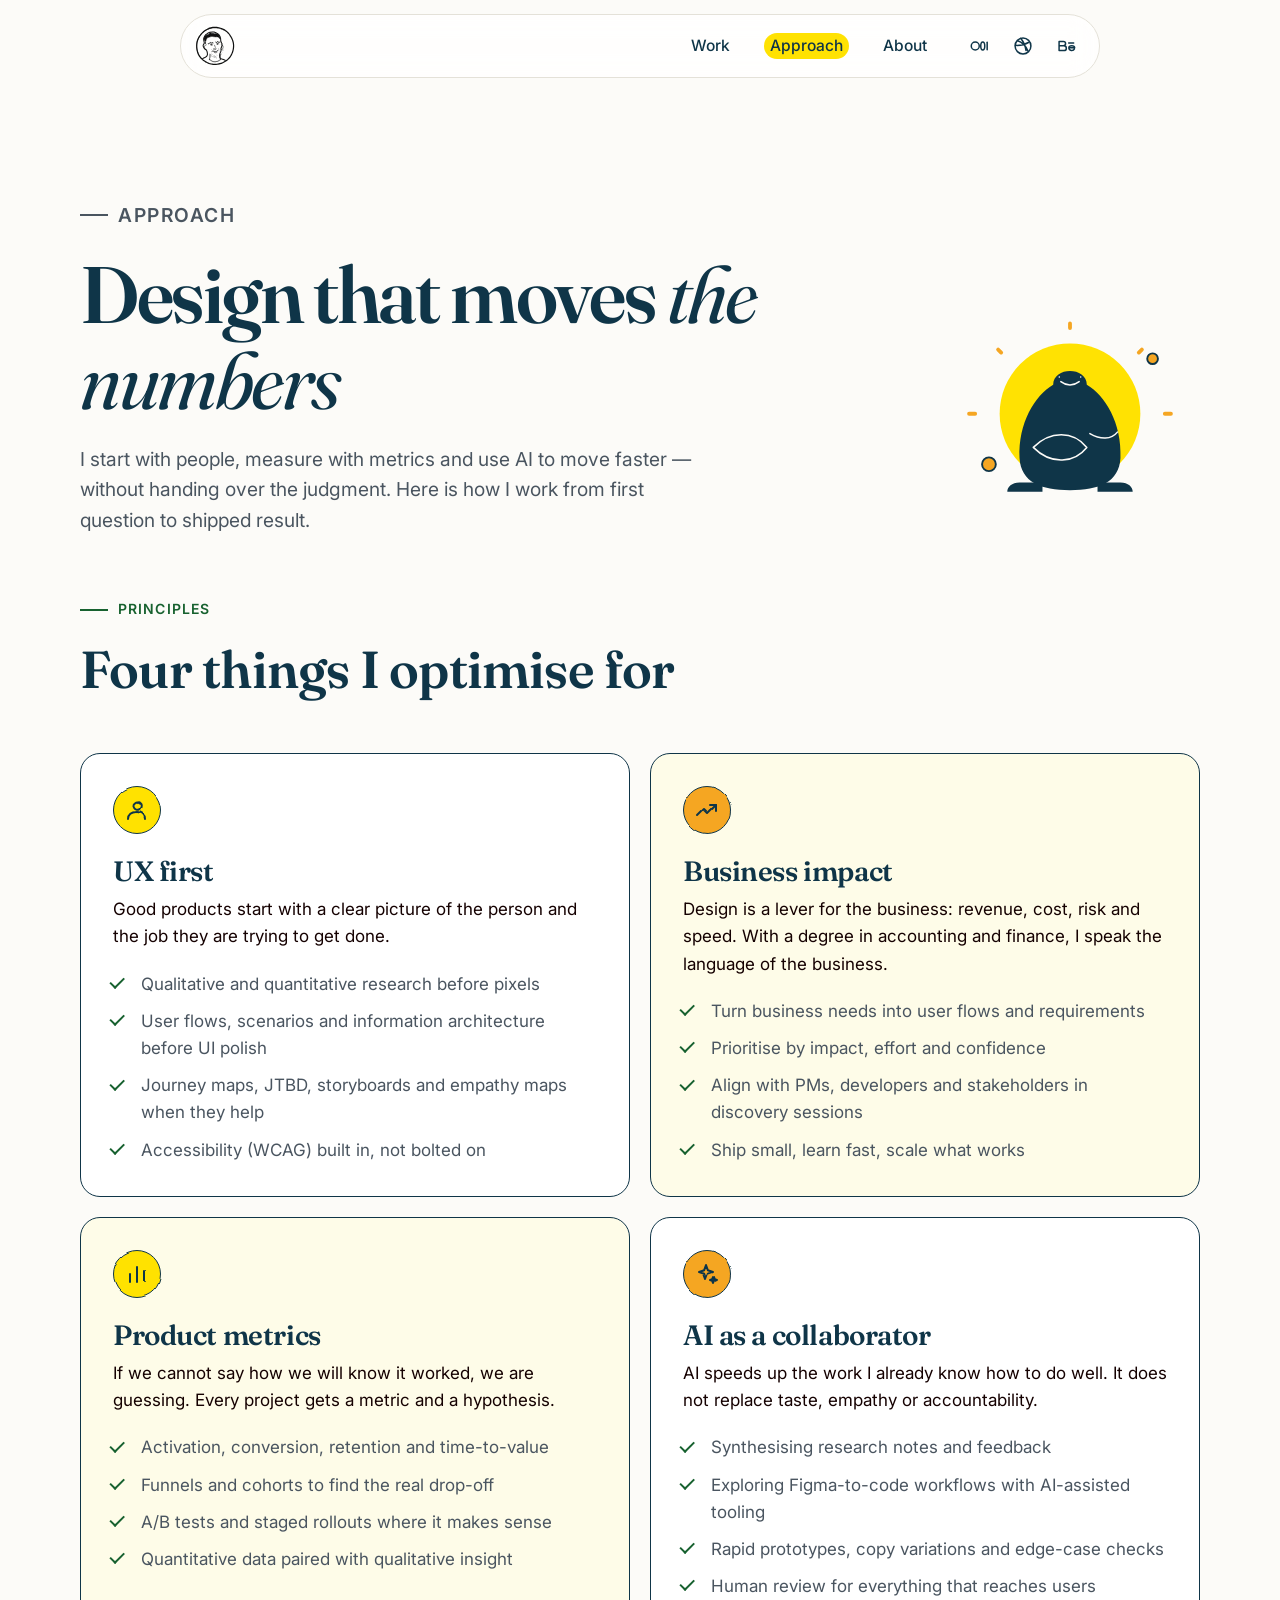
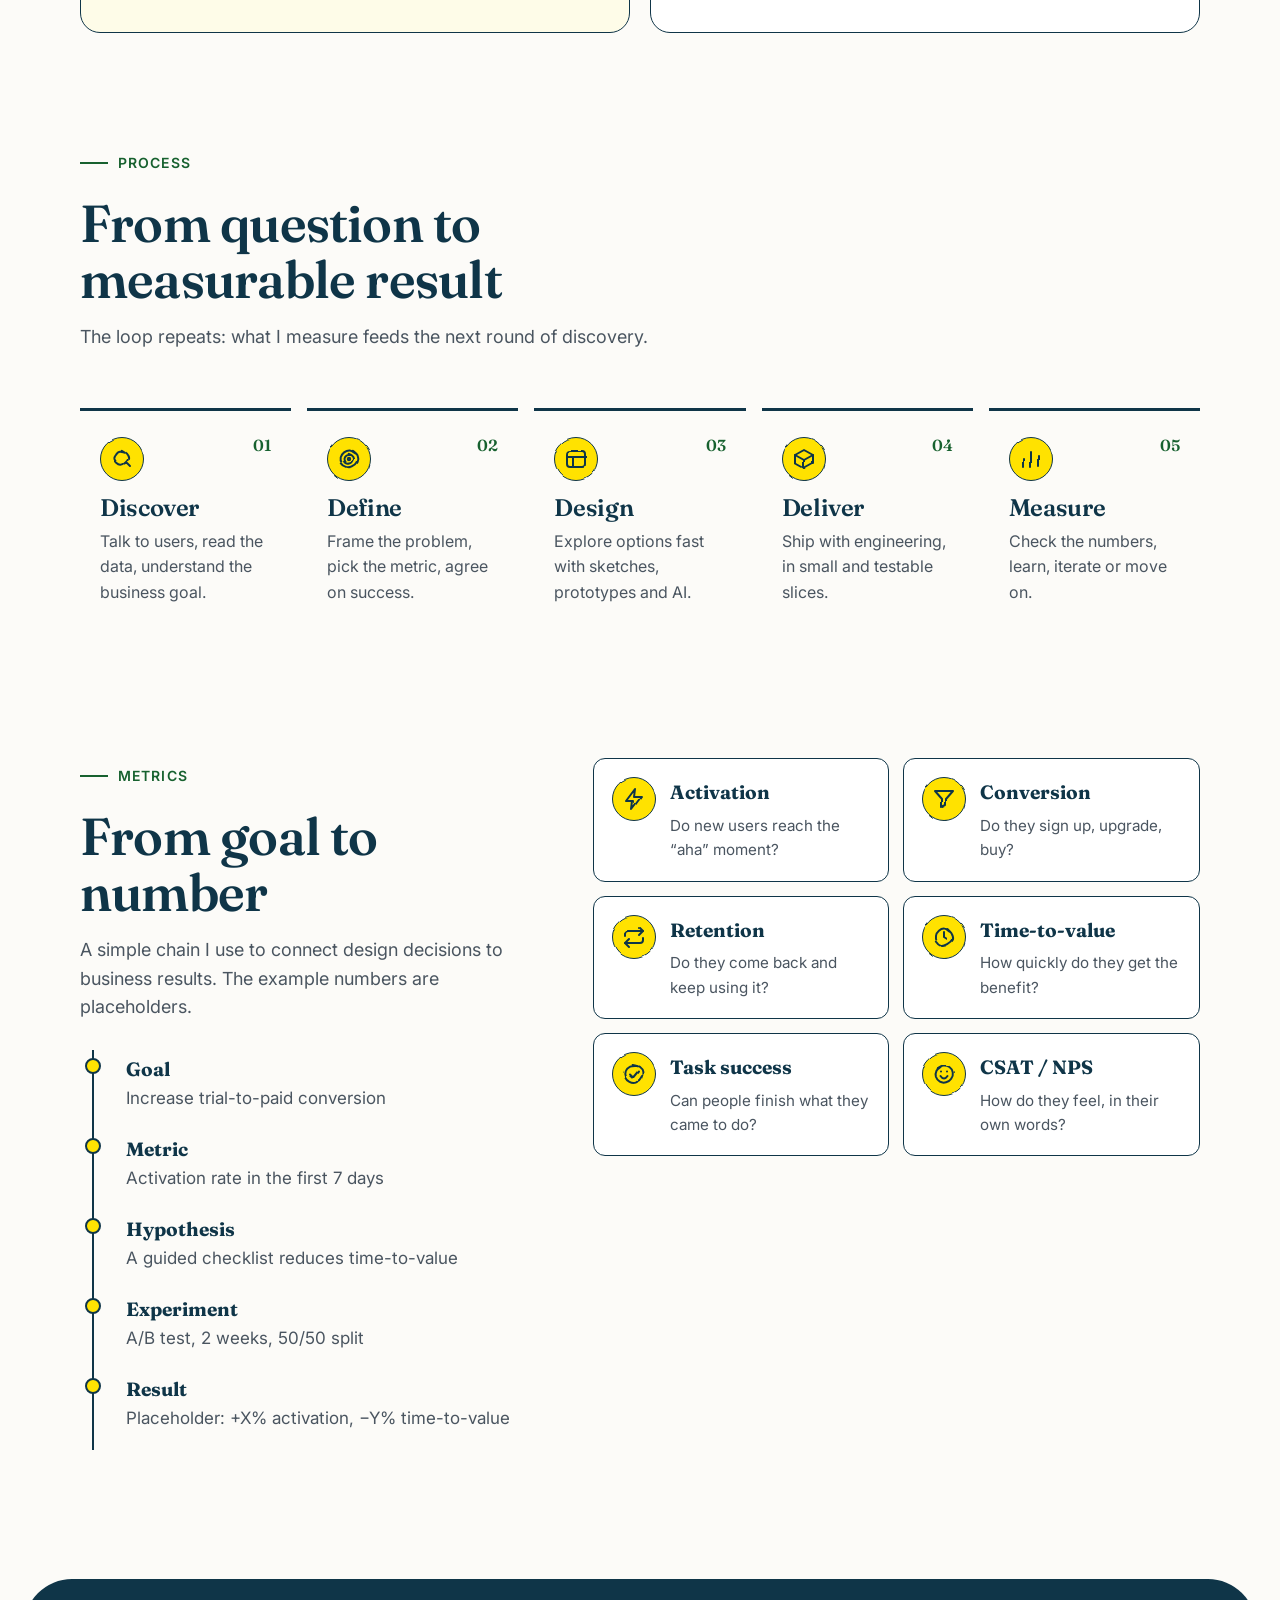
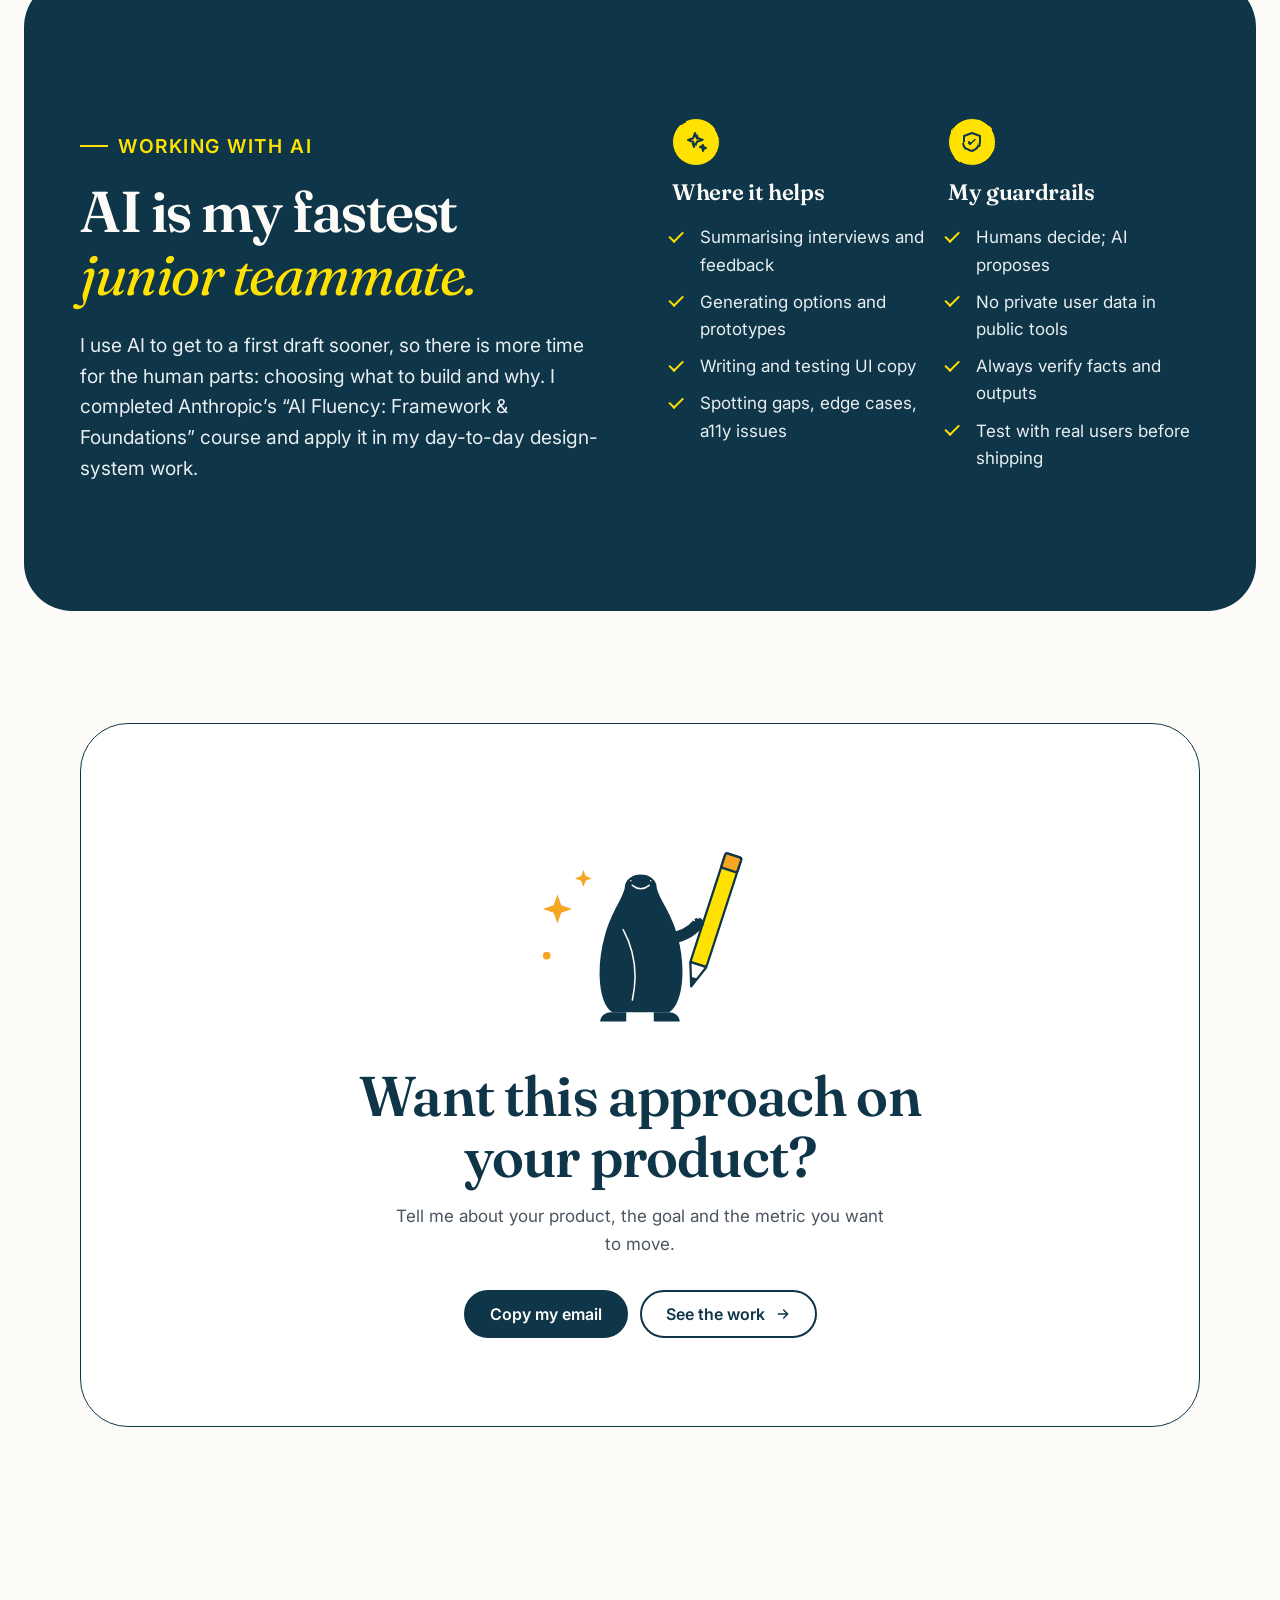
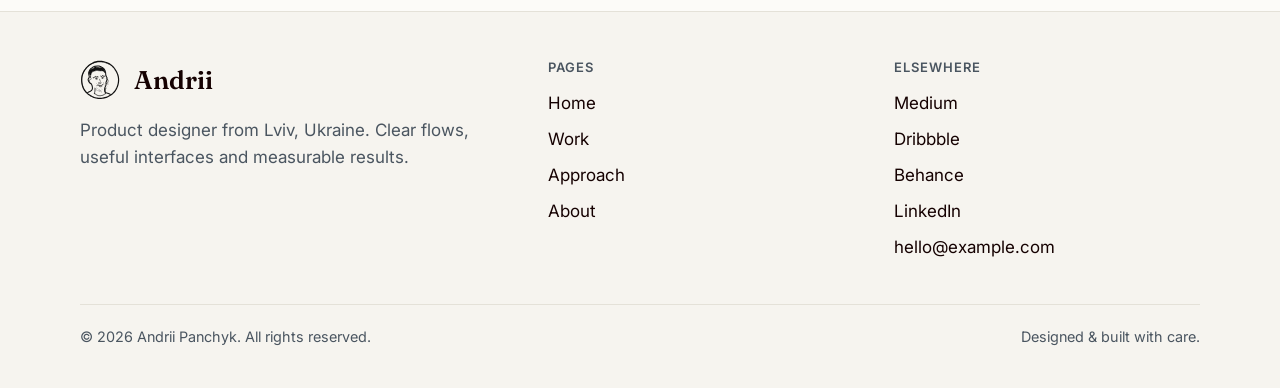
<file: approach.html>
<!doctype html>
<html lang="en">
<head>
  <meta charset="utf-8">
  <meta name="viewport" content="width=device-width, initial-scale=1">
  <title>Approach — Andrii</title>
  <meta name="description" content="How I design: UX focus, business impact, product metrics and using AI as a collaborator. Placeholder content.">
  <meta name="theme-color" content="#FCFBF8">
  <meta property="og:title" content="Approach — Andrii">
  <meta property="og:description" content="How I design: UX focus, business impact, product metrics and using AI as a collaborator. Placeholder content.">
  <meta property="og:image" content="assets/logo/logo-1024.png">
  <link rel="icon" href="assets/logo/logo.svg" type="image/svg+xml">
  <link rel="apple-touch-icon" href="assets/logo/logo-180.png">
  <link rel="preconnect" href="https://fonts.googleapis.com">
  <link rel="preconnect" href="https://fonts.gstatic.com" crossorigin>
  <link href="https://fonts.googleapis.com/css2?family=Fraunces:ital,opsz,wght@0,9..144,400;0,9..144,600;1,9..144,400&family=Inter:wght@400;500;600&display=swap" rel="stylesheet">
  <link rel="stylesheet" href="css/styles.css">
  <script defer src="js/main.js"></script>
</head>
<body>
<a class="skip-link" href="#main">Skip to content</a>
<svg width="0" height="0" style="position:absolute" aria-hidden="true" focusable="false"><defs><filter id="rough-a" x="-10%" y="-10%" width="120%" height="120%"><feTurbulence type="fractalNoise" baseFrequency="0.045" numOctaves="2" seed="3" result="n"/><feDisplacementMap in="SourceGraphic" in2="n" scale="2.6" xChannelSelector="R" yChannelSelector="G"/></filter><filter id="rough-b" x="-10%" y="-10%" width="120%" height="120%"><feTurbulence type="fractalNoise" baseFrequency="0.05" numOctaves="2" seed="11" result="n"/><feDisplacementMap in="SourceGraphic" in2="n" scale="2.6" xChannelSelector="R" yChannelSelector="G"/></filter><filter id="rough-c" x="-10%" y="-10%" width="120%" height="120%"><feTurbulence type="fractalNoise" baseFrequency="0.04" numOctaves="2" seed="27" result="n"/><feDisplacementMap in="SourceGraphic" in2="n" scale="2.6" xChannelSelector="R" yChannelSelector="G"/></filter></defs></svg>
<header class="site-header">
  <div class="container site-header__inner">
    <a class="logo" href="index.html" aria-label="Andrii — home"><img src="assets/logo/logo.svg" width="40" height="40" alt=""></a>
    <nav class="nav" aria-label="Main">
      <a href="work.html">Work</a>
      <a href="approach.html" aria-current="page">Approach</a>
      <a href="about.html">About</a>
      <span class="nav__social">
        <a class="nav__icon" href="https://medium.com/@your-handle" target="_blank" rel="noopener noreferrer"><svg viewBox="0 0 24 24" fill="none" stroke="currentColor" stroke-width="1.8" stroke-linecap="round" aria-hidden="true"><circle cx="7.5" cy="12" r="4.8"/><ellipse cx="16.5" cy="12" rx="2.4" ry="4.8"/><path d="M21.8 7.4v9.2"/></svg><span class="sr-only">Medium (opens in a new tab)</span></a>
        <a class="nav__icon nav__icon--sec" href="https://dribbble.com/your-handle" target="_blank" rel="noopener noreferrer"><svg viewBox="0 0 24 24" fill="none" stroke="currentColor" stroke-width="1.8" stroke-linecap="round" aria-hidden="true"><circle cx="12" cy="12" r="9.5"/><path d="M5.5 5.8c4 1.2 9 4.5 12.5 12.2M3 11.2c5 .3 11-.6 15.5-3.4M9.2 2.8c3 3.6 5.6 8 6.4 14.6"/></svg><span class="sr-only">Dribbble (opens in a new tab)</span></a>
        <a class="nav__icon nav__icon--sec" href="https://www.behance.net/your-handle" target="_blank" rel="noopener noreferrer"><svg viewBox="0 0 24 24" fill="none" stroke="currentColor" stroke-width="1.8" stroke-linecap="round" stroke-linejoin="round" aria-hidden="true"><path d="M2.5 6.5h5.2a2.6 2.6 0 0 1 0 5.2H2.5zM2.5 11.7h5.8a2.9 2.9 0 0 1 0 5.8H2.5zM2.5 6.5v11M14 8.5h6M21.2 14.2h-7c0 3.8 5.4 4.2 6.7 1.2M14.2 14.2c.2-3.2 6.8-3.2 7 0"/></svg><span class="sr-only">Behance (opens in a new tab)</span></a>
      </span>
    </nav>
  </div>
</header>
<main id="main">

<section class="page-head" aria-labelledby="approach-title" style="padding-bottom:0">
  <div class="container page-head__grid">
    <div>
      <p class="eyebrow rise">Approach</p>
      <h1 id="approach-title" class="rise" style="--d:80ms">Design that moves <mark class="hl">the numbers</mark></h1>
      <p class="rise" style="--d:160ms">I start with people, measure with metrics and use AI to move faster — without handing over the judgment. Here is how I work from first question to shipped result.</p>
    </div>
    <img class="page-head__art rise" style="--d:200ms" src="assets/img/figure-3.svg" width="340" height="246" alt="">
  </div>
</section>

<section aria-labelledby="pillars-title" style="padding-top:clamp(32px,5vw,56px)">
  <div class="container">
    <div class="section-head" data-reveal><div><p class="eyebrow">Principles</p><h2 id="pillars-title" class="section-title">Four things I optimise for</h2></div></div>
    <div class="pillars">
      <article class="pillar" data-reveal style="--d:0ms"><i class="ico" aria-hidden="true"><svg viewBox="0 0 24 24"><path d="M13.5 4.3C13.8 4.6 15.2 5.5 15.5 6.3C15.9 7.1 15.8 8.2 15.6 9.1C15.3 9.9 14.7 10.9 14.0 11.4C13.3 11.8 12.0 11.8 11.2 11.6C10.4 11.4 9.6 10.7 9.2 10.0C8.7 9.3 8.3 8.3 8.5 7.5C8.6 6.8 9.4 6.1 10.0 5.6C10.6 5.1 11.4 4.6 12.2 4.6C12.9 4.7 13.9 5.6 14.3 5.7"/><path d="M4 21c0-4.4 3.6-7 8-7s8 2.6 8 7"/></svg></i><h3>UX first</h3><p class="pillar__lead">Good products start with a clear picture of the person and the job they are trying to get done.</p><ul class="ticks"><li>Qualitative and quantitative research before pixels</li><li>User flows, scenarios and information architecture before UI polish</li><li>Journey maps, JTBD, storyboards and empathy maps when they help</li><li>Accessibility (WCAG) built in, not bolted on</li></ul></article>
      <article class="pillar" data-reveal style="--d:100ms"><i class="ico" aria-hidden="true"><svg viewBox="0 0 24 24"><path d="M3 17l6-6 4 4 8-8"/><path d="M15 7h6v6"/></svg></i><h3>Business impact</h3><p class="pillar__lead">Design is a lever for the business: revenue, cost, risk and speed. With a degree in accounting and finance, I speak the language of the business.</p><ul class="ticks"><li>Turn business needs into user flows and requirements</li><li>Prioritise by impact, effort and confidence</li><li>Align with PMs, developers and stakeholders in discovery sessions</li><li>Ship small, learn fast, scale what works</li></ul></article>
      <article class="pillar" data-reveal style="--d:200ms"><i class="ico" aria-hidden="true"><svg viewBox="0 0 24 24"><path d="M5 20v-8M12 20V5M19 20V9"/></svg></i><h3>Product metrics</h3><p class="pillar__lead">If we cannot say how we will know it worked, we are guessing. Every project gets a metric and a hypothesis.</p><ul class="ticks"><li>Activation, conversion, retention and time-to-value</li><li>Funnels and cohorts to find the real drop-off</li><li>A/B tests and staged rollouts where it makes sense</li><li>Quantitative data paired with qualitative insight</li></ul></article>
      <article class="pillar" data-reveal style="--d:300ms"><i class="ico" aria-hidden="true"><svg viewBox="0 0 24 24"><path d="M11 3l1.8 5.2L18 10l-5.2 1.8L11 17l-1.8-5.2L4 10l5.2-1.8z"/><path d="M19 15l.8 2.2L22 18l-2.2.8L19 21l-.8-2.2L16 18l2.2-.8z"/></svg></i><h3>AI as a collaborator</h3><p class="pillar__lead">AI speeds up the work I already know how to do well. It does not replace taste, empathy or accountability.</p><ul class="ticks"><li>Synthesising research notes and feedback</li><li>Exploring Figma-to-code workflows with AI-assisted tooling</li><li>Rapid prototypes, copy variations and edge-case checks</li><li>Human review for everything that reaches users</li></ul></article>
    </div>
  </div>
</section>

<section aria-labelledby="process-title" style="padding-top:0">
  <div class="container">
    <div class="section-head" data-reveal><div><p class="eyebrow">Process</p><h2 id="process-title" class="section-title">From question to measurable result</h2><p class="section-lead">The loop repeats: what I measure feeds the next round of discovery.</p></div></div>
    <ol class="steps">
      <li class="step" data-reveal><i class="ico" aria-hidden="true"><svg viewBox="0 0 24 24"><path d="M11.8 3.8C12.5 4.2 14.9 5.4 16.0 6.6C17.1 7.9 18.3 9.7 18.2 11.2C18.1 12.7 16.8 14.4 15.6 15.5C14.5 16.6 12.8 17.7 11.4 17.7C9.9 17.8 8.2 16.7 7.1 15.7C5.9 14.8 4.6 13.3 4.4 11.9C4.3 10.5 5.2 8.7 6.1 7.6C6.9 6.4 8.3 5.1 9.6 4.8C11.0 4.4 13.4 5.4 14.2 5.6"/><path d="m20 20-4-4"/></svg></i><span class="step__n">01</span><h3>Discover</h3><p>Talk to users, read the data, understand the business goal.</p></li>
      <li class="step" data-reveal style="--d:80ms"><i class="ico" aria-hidden="true"><svg viewBox="0 0 24 24"><path d="M15.8 3.7C16.6 4.5 19.9 6.5 20.6 8.4C21.4 10.3 21.4 13.3 20.6 15.2C19.8 17.0 17.6 18.6 15.8 19.3C14.0 20.1 11.6 20.4 9.8 19.9C8.0 19.4 5.9 18.0 4.9 16.4C3.9 14.8 3.3 12.2 3.7 10.4C4.1 8.6 5.6 6.6 7.1 5.4C8.6 4.3 11.1 3.3 12.9 3.5C14.8 3.7 17.4 6.0 18.3 6.5"/><path d="M11.7 6.8C12.3 7.1 14.1 7.6 15.0 8.4C15.9 9.2 16.8 10.3 16.9 11.3C17.1 12.4 16.5 13.8 15.8 14.7C15.2 15.6 14.0 16.3 13.0 16.5C11.9 16.8 10.5 16.7 9.6 16.1C8.7 15.6 7.9 14.3 7.7 13.3C7.4 12.3 7.6 11.0 8.1 10.1C8.6 9.3 9.6 8.6 10.5 8.2C11.4 7.8 13.0 8.0 13.5 8.0"/><circle cx="12" cy="12" r="1.2"/></svg></i><span class="step__n">02</span><h3>Define</h3><p>Frame the problem, pick the metric, agree on success.</p></li>
      <li class="step" data-reveal style="--d:160ms"><i class="ico" aria-hidden="true"><svg viewBox="0 0 24 24"><rect x="3" y="4" width="18" height="16" rx="3"/><path d="M3 10h18M9 10v10"/></svg></i><span class="step__n">03</span><h3>Design</h3><p>Explore options fast with sketches, prototypes and AI.</p></li>
      <li class="step" data-reveal style="--d:240ms"><i class="ico" aria-hidden="true"><svg viewBox="0 0 24 24"><path d="M3 8l9-5 9 5v8l-9 5-9-5z"/><path d="M3 8l9 5 9-5M12 13v8"/></svg></i><span class="step__n">04</span><h3>Deliver</h3><p>Ship with engineering, in small and testable slices.</p></li>
      <li class="step" data-reveal style="--d:320ms"><i class="ico" aria-hidden="true"><svg viewBox="0 0 24 24"><path d="M5 20v-8M12 20V5M19 20V9"/></svg></i><span class="step__n">05</span><h3>Measure</h3><p>Check the numbers, learn, iterate or move on.</p></li>
    </ol>
  </div>
</section>

<section aria-labelledby="metrics-title" style="padding-top:0">
  <div class="container metrics">
    <div data-reveal>
      <p class="eyebrow">Metrics</p>
      <h2 id="metrics-title" class="section-title">From goal to number</h2>
      <p class="section-lead">A simple chain I use to connect design decisions to business results. The example numbers are placeholders.</p>
      <ol class="chain">
        <li><b>Goal</b> Increase trial-to-paid conversion</li>
        <li><b>Metric</b> Activation rate in the first 7 days</li>
        <li><b>Hypothesis</b> A guided checklist reduces time-to-value</li>
        <li><b>Experiment</b> A/B test, 2 weeks, 50/50 split</li>
        <li><b>Result</b> Placeholder: +X% activation, −Y% time-to-value</li>
      </ol>
    </div>
    <div class="metric-cards" data-reveal style="--d:120ms">
      <div class="metric"><i class="ico" aria-hidden="true"><svg viewBox="0 0 24 24"><path d="M13 2L4 14h7l-1 8 9-12h-7z"/></svg></i><b>Activation</b><span>Do new users reach the “aha” moment?</span></div>
      <div class="metric"><i class="ico" aria-hidden="true"><svg viewBox="0 0 24 24"><path d="M3 4h18l-7 8v6l-4 2v-8z"/></svg></i><b>Conversion</b><span>Do they sign up, upgrade, buy?</span></div>
      <div class="metric"><i class="ico" aria-hidden="true"><svg viewBox="0 0 24 24"><path d="M17 2l4 4-4 4"/><path d="M3 11V9a3 3 0 0 1 3-3h15"/><path d="M7 22l-4-4 4-4"/><path d="M21 13v2a3 3 0 0 1-3 3H3"/></svg></i><b>Retention</b><span>Do they come back and keep using it?</span></div>
      <div class="metric"><i class="ico" aria-hidden="true"><svg viewBox="0 0 24 24"><path d="M15.3 4.0C16.0 4.8 18.7 6.7 19.6 8.5C20.6 10.3 21.5 13.0 20.9 14.8C20.3 16.6 17.9 18.2 16.1 19.2C14.3 20.2 11.8 21.3 9.9 20.9C8.1 20.5 6.0 18.4 5.0 16.8C4.0 15.1 3.7 12.7 4.0 10.8C4.3 9.0 5.5 6.9 6.9 5.7C8.3 4.5 10.8 3.4 12.5 3.6C14.3 3.7 16.7 6.2 17.5 6.7"/><path d="M12 7v5l3 2"/></svg></i><b>Time-to-value</b><span>How quickly do they get the benefit?</span></div>
      <div class="metric"><i class="ico" aria-hidden="true"><svg viewBox="0 0 24 24"><path d="M10.6 3.0C11.7 3.3 15.2 3.6 16.9 4.8C18.5 5.9 20.0 8.1 20.4 10.0C20.8 11.9 20.2 14.3 19.3 16.1C18.4 17.9 16.6 20.0 14.8 20.6C13.0 21.2 10.2 20.8 8.4 19.9C6.6 19.0 4.9 17.1 4.1 15.3C3.3 13.5 3.1 10.8 3.8 9.0C4.4 7.3 6.5 5.6 8.2 4.7C10.0 3.9 13.2 4.0 14.2 3.8"/><path d="m8 12.5 3 3 5-6"/></svg></i><b>Task success</b><span>Can people finish what they came to do?</span></div>
      <div class="metric"><i class="ico" aria-hidden="true"><svg viewBox="0 0 24 24"><path d="M5.5 6.1C6.4 5.6 9.2 3.7 11.2 3.5C13.2 3.3 15.8 3.8 17.4 5.0C19.0 6.1 20.5 8.5 20.8 10.5C21.1 12.4 20.4 15.1 19.2 16.7C18.1 18.3 16.0 19.8 14.1 20.3C12.2 20.8 9.6 20.6 7.9 19.7C6.2 18.8 4.5 16.6 3.9 14.8C3.4 13.0 3.7 10.4 4.5 8.7C5.3 7.1 8.1 5.5 8.8 4.8"/><path d="M8.5 14c1 1.6 2.2 2.4 3.5 2.4s2.5-.8 3.5-2.4M9 9.5h.01M15 9.5h.01"/></svg></i><b>CSAT / NPS</b><span>How do they feel, in their own words?</span></div>
    </div>
  </div>
</section>

<section class="about-teaser on-dark" aria-labelledby="ai-title">
  <div class="container ai" data-reveal>
    <div>
      <p class="eyebrow" style="color:var(--yellow)">Working with AI</p>
      <h2 id="ai-title">AI is my fastest <em>junior teammate.</em></h2>
      <p>I use AI to get to a first draft sooner, so there is more time for the human parts: choosing what to build and why. I completed Anthropic’s “AI Fluency: Framework &amp; Foundations” course and apply it in my day-to-day design-system work.</p>
    </div>
    <div class="ai__cols">
      <div><i class="ico" aria-hidden="true"><svg viewBox="0 0 24 24"><path d="M11 3l1.8 5.2L18 10l-5.2 1.8L11 17l-1.8-5.2L4 10l5.2-1.8z"/><path d="M19 15l.8 2.2L22 18l-2.2.8L19 21l-.8-2.2L16 18l2.2-.8z"/></svg></i><h3>Where it helps</h3><ul class="ticks ticks--light"><li>Summarising interviews and feedback</li><li>Generating options and prototypes</li><li>Writing and testing UI copy</li><li>Spotting gaps, edge cases, a11y issues</li></ul></div>
      <div><i class="ico" aria-hidden="true"><svg viewBox="0 0 24 24"><path d="M12 3l8 3v6c0 5-3.5 8-8 9-4.5-1-8-4-8-9V6z"/><path d="m9 12 2 2 4-4"/></svg></i><h3>My guardrails</h3><ul class="ticks ticks--light"><li>Humans decide; AI proposes</li><li>No private user data in public tools</li><li>Always verify facts and outputs</li><li>Test with real users before shipping</li></ul></div>
    </div>
  </div>
</section>

<section class="collab" aria-labelledby="collab-title">
  <div class="container" data-reveal>
    <div class="collab__box">
      <img class="collab__art" src="assets/img/figure-1.svg" width="340" height="246" alt="">
      <h2 id="collab-title">Want this approach on your product?</h2>
      <p>Tell me about your product, the goal and the metric you want to move.</p>
      <div class="collab__actions">
        <button class="btn" type="button" data-copy="hello@example.com">Copy my email</button>
        <a class="btn btn--ghost" href="work.html">See the work <svg viewBox="0 0 24 24" fill="none" stroke="currentColor" stroke-width="2.2" stroke-linecap="round" stroke-linejoin="round" aria-hidden="true"><path d="M5 12h14M13 6l6 6-6 6"/></svg></a>
      </div>
    </div>
  </div>
</section>
</main>

<footer class="site-footer">
  <div class="container">
    <div class="footer__grid">
      <div>
        <a class="footer__brand" href="index.html"><img src="assets/logo/logo.svg" width="40" height="40" alt="">Andrii</a>
        <p class="footer__tag">Product designer from Lviv, Ukraine. Clear flows, useful interfaces and measurable results.</p>
      </div>
      <div class="footer__col">
        <h2>Pages</h2>
        <ul>
          <li><a href="index.html">Home</a></li>
          <li><a href="work.html">Work</a></li>
          <li><a href="approach.html">Approach</a></li>
          <li><a href="about.html">About</a></li>
        </ul>
      </div>
      <div class="footer__col">
        <h2>Elsewhere</h2>
        <ul>
          <li><a href="https://medium.com/@your-handle" target="_blank" rel="noopener noreferrer">Medium<span class="sr-only"> (opens in a new tab)</span></a></li>
          <li><a href="https://dribbble.com/your-handle" target="_blank" rel="noopener noreferrer">Dribbble<span class="sr-only"> (opens in a new tab)</span></a></li>
          <li><a href="https://www.behance.net/your-handle" target="_blank" rel="noopener noreferrer">Behance<span class="sr-only"> (opens in a new tab)</span></a></li>
          <li><a href="https://www.linkedin.com/in/andriipanchyk/" target="_blank" rel="noopener noreferrer">LinkedIn<span class="sr-only"> (opens in a new tab)</span></a></li>
          <li><a href="mailto:hello@example.com">hello@example.com</a></li>
        </ul>
      </div>
    </div>
    <div class="footer__bottom">
      <span>© <span data-year>2026</span> Andrii Panchyk. All rights reserved.</span>
      <span>Designed &amp; built with care.</span>
    </div>
  </div>
</footer>

<div class="toast" role="status" aria-live="polite"><svg viewBox="0 0 24 24" fill="none" stroke="currentColor" stroke-width="3" stroke-linecap="round" stroke-linejoin="round" aria-hidden="true"><path d="m5 12 5 5 9-10"/></svg><span></span></div>
</body>
</html>
</file>
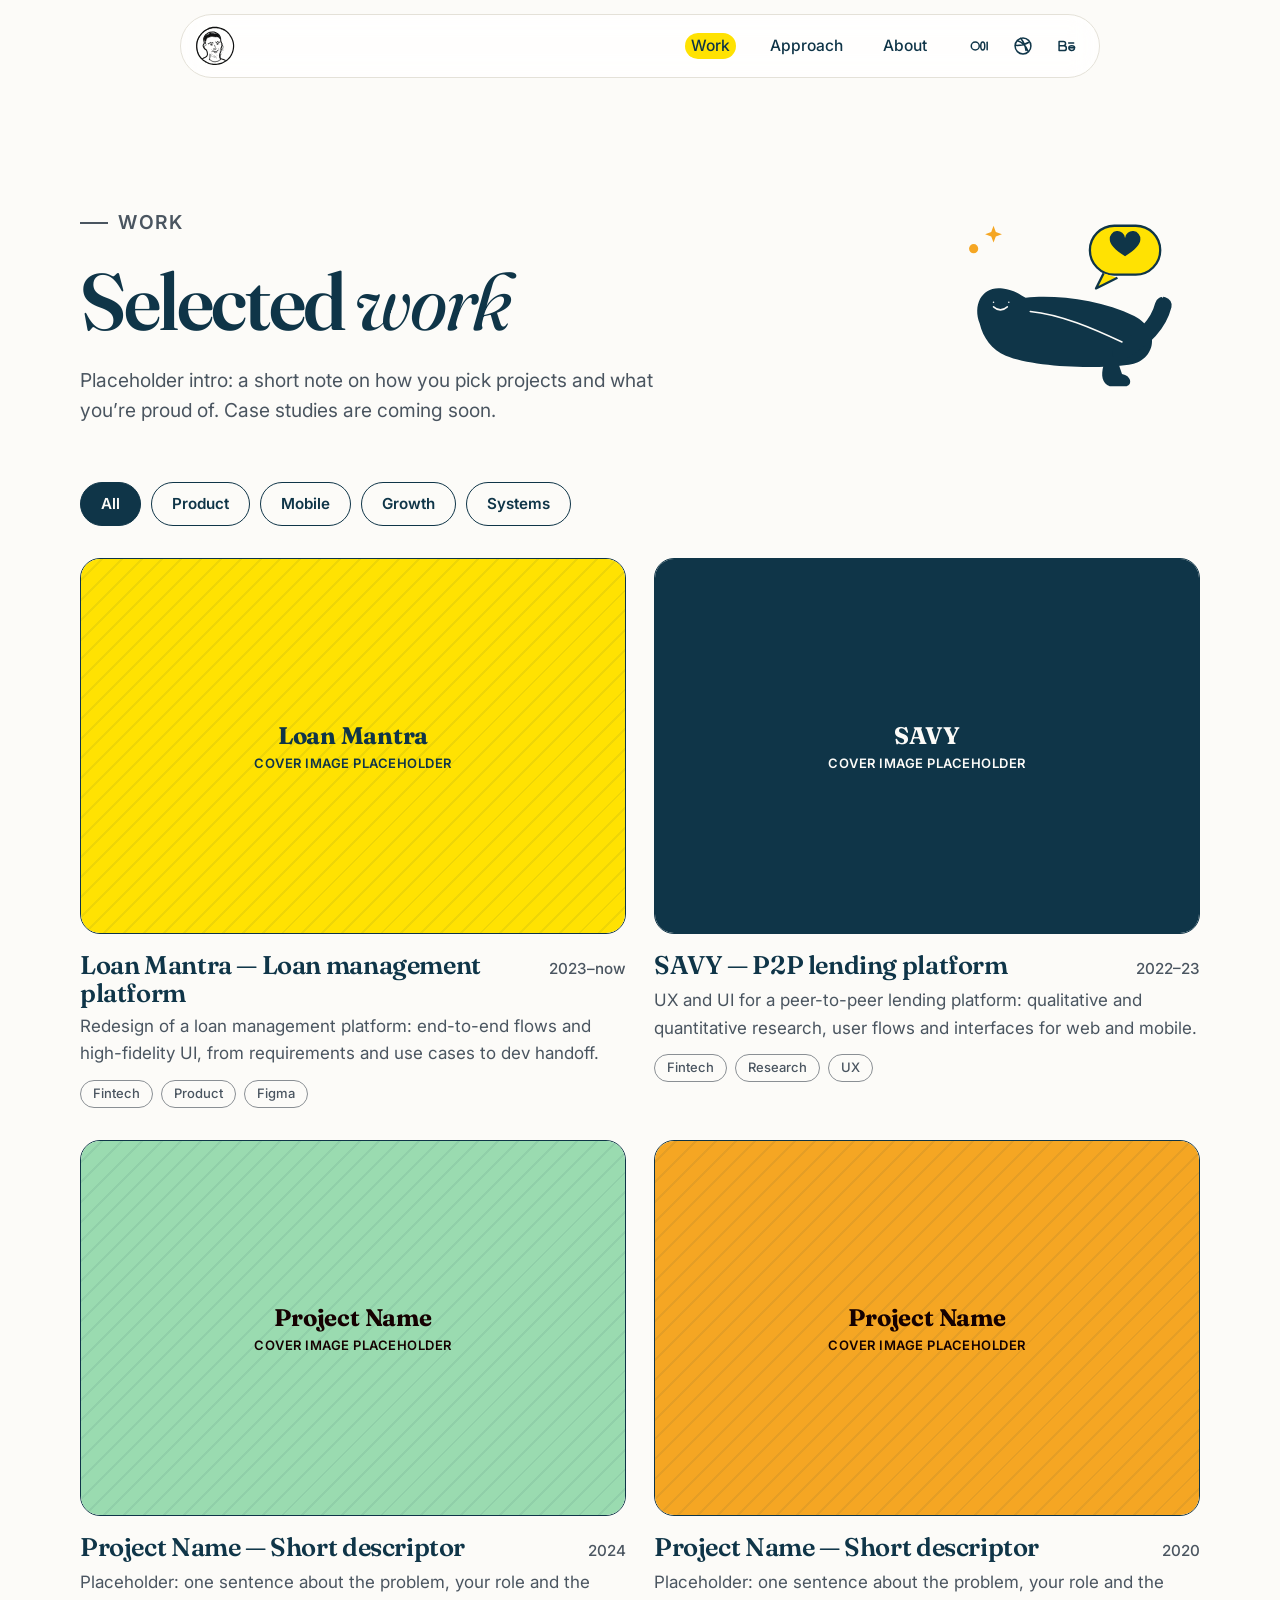
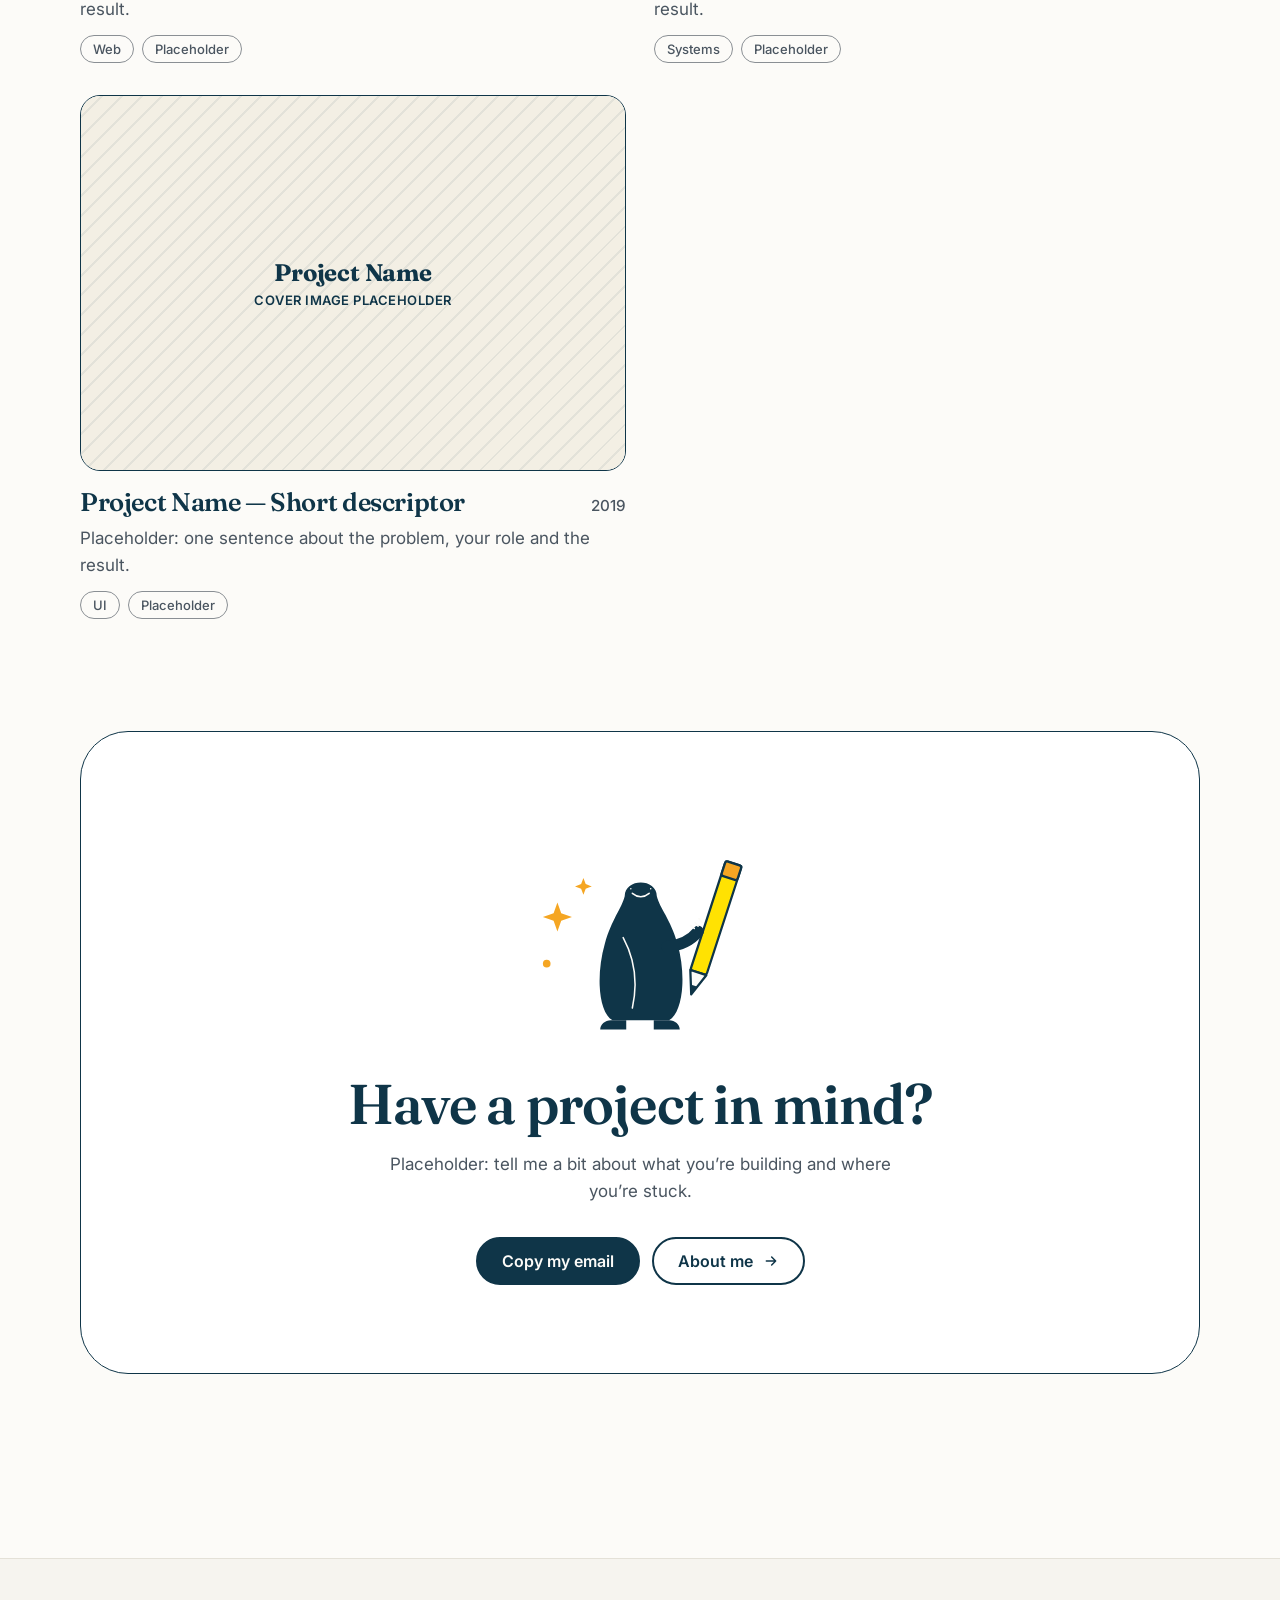
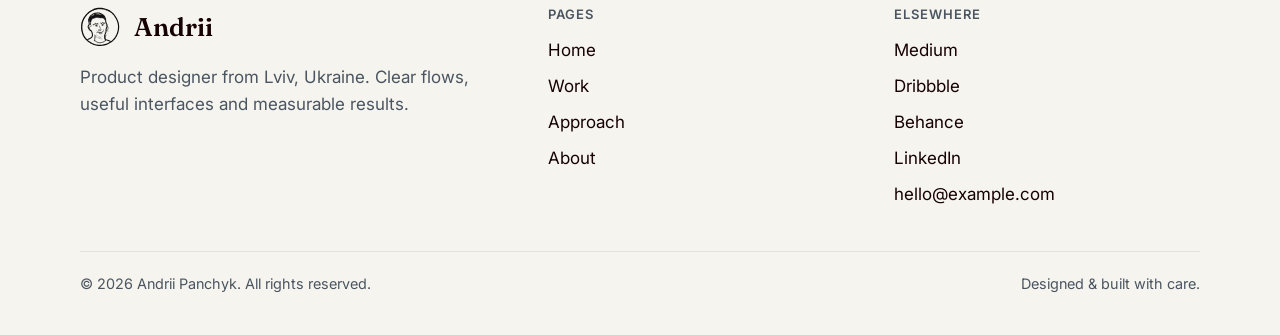
<file: work.html>
<!doctype html>
<html lang="en">
<head>
  <meta charset="utf-8">
  <meta name="viewport" content="width=device-width, initial-scale=1">
  <title>Work — Andrii</title>
  <meta name="description" content="Selected product design work and case studies. Placeholder content.">
  <meta name="theme-color" content="#FCFBF8">
  <meta property="og:title" content="Work — Andrii">
  <meta property="og:description" content="Selected product design work and case studies. Placeholder content.">
  <meta property="og:image" content="assets/logo/logo-1024.png">
  <link rel="icon" href="assets/logo/logo.svg" type="image/svg+xml">
  <link rel="apple-touch-icon" href="assets/logo/logo-180.png">
  <link rel="preconnect" href="https://fonts.googleapis.com">
  <link rel="preconnect" href="https://fonts.gstatic.com" crossorigin>
  <link href="https://fonts.googleapis.com/css2?family=Fraunces:ital,opsz,wght@0,9..144,400;0,9..144,600;1,9..144,400&family=Inter:wght@400;500;600&display=swap" rel="stylesheet">
  <link rel="stylesheet" href="css/styles.css">
  <script defer src="js/main.js"></script>
</head>
<body>
<a class="skip-link" href="#main">Skip to content</a>
<svg width="0" height="0" style="position:absolute" aria-hidden="true" focusable="false"><defs><filter id="rough-a" x="-10%" y="-10%" width="120%" height="120%"><feTurbulence type="fractalNoise" baseFrequency="0.045" numOctaves="2" seed="3" result="n"/><feDisplacementMap in="SourceGraphic" in2="n" scale="2.6" xChannelSelector="R" yChannelSelector="G"/></filter><filter id="rough-b" x="-10%" y="-10%" width="120%" height="120%"><feTurbulence type="fractalNoise" baseFrequency="0.05" numOctaves="2" seed="11" result="n"/><feDisplacementMap in="SourceGraphic" in2="n" scale="2.6" xChannelSelector="R" yChannelSelector="G"/></filter><filter id="rough-c" x="-10%" y="-10%" width="120%" height="120%"><feTurbulence type="fractalNoise" baseFrequency="0.04" numOctaves="2" seed="27" result="n"/><feDisplacementMap in="SourceGraphic" in2="n" scale="2.6" xChannelSelector="R" yChannelSelector="G"/></filter></defs></svg>
<header class="site-header">
  <div class="container site-header__inner">
    <a class="logo" href="index.html" aria-label="Andrii — home"><img src="assets/logo/logo.svg" width="40" height="40" alt=""></a>
    <nav class="nav" aria-label="Main">
      <a href="work.html" aria-current="page">Work</a>
      <a href="approach.html">Approach</a>
      <a href="about.html">About</a>
      <span class="nav__social">
        <a class="nav__icon" href="https://medium.com/@your-handle" target="_blank" rel="noopener noreferrer"><svg viewBox="0 0 24 24" fill="none" stroke="currentColor" stroke-width="1.8" stroke-linecap="round" aria-hidden="true"><circle cx="7.5" cy="12" r="4.8"/><ellipse cx="16.5" cy="12" rx="2.4" ry="4.8"/><path d="M21.8 7.4v9.2"/></svg><span class="sr-only">Medium (opens in a new tab)</span></a>
        <a class="nav__icon nav__icon--sec" href="https://dribbble.com/your-handle" target="_blank" rel="noopener noreferrer"><svg viewBox="0 0 24 24" fill="none" stroke="currentColor" stroke-width="1.8" stroke-linecap="round" aria-hidden="true"><circle cx="12" cy="12" r="9.5"/><path d="M5.5 5.8c4 1.2 9 4.5 12.5 12.2M3 11.2c5 .3 11-.6 15.5-3.4M9.2 2.8c3 3.6 5.6 8 6.4 14.6"/></svg><span class="sr-only">Dribbble (opens in a new tab)</span></a>
        <a class="nav__icon nav__icon--sec" href="https://www.behance.net/your-handle" target="_blank" rel="noopener noreferrer"><svg viewBox="0 0 24 24" fill="none" stroke="currentColor" stroke-width="1.8" stroke-linecap="round" stroke-linejoin="round" aria-hidden="true"><path d="M2.5 6.5h5.2a2.6 2.6 0 0 1 0 5.2H2.5zM2.5 11.7h5.8a2.9 2.9 0 0 1 0 5.8H2.5zM2.5 6.5v11M14 8.5h6M21.2 14.2h-7c0 3.8 5.4 4.2 6.7 1.2M14.2 14.2c.2-3.2 6.8-3.2 7 0"/></svg><span class="sr-only">Behance (opens in a new tab)</span></a>
      </span>
    </nav>
  </div>
</header>
<main id="main">

<section class="page-head" aria-labelledby="work-title" style="padding-bottom:0">
  <div class="container page-head__grid">
    <div>
      <p class="eyebrow rise">Work</p>
      <h1 id="work-title" class="rise" style="--d:80ms">Selected <mark class="hl">work</mark></h1>
      <p class="rise" style="--d:160ms">Placeholder intro: a short note on how you pick projects and what you’re proud of. Case studies are coming soon.</p>
    </div>
    <img class="page-head__art rise" style="--d:200ms" src="assets/img/figure-2.svg" width="340" height="246" alt="">
  </div>
</section>

<section aria-label="Projects" style="padding-top:clamp(32px,5vw,56px)">
  <div class="container">
    <div class="filters" role="group" aria-label="Filter projects">
      <button class="filter" type="button" data-filter="all" aria-pressed="true">All</button>
      <button class="filter" type="button" data-filter="product" aria-pressed="false">Product</button>
      <button class="filter" type="button" data-filter="mobile" aria-pressed="false">Mobile</button>
      <button class="filter" type="button" data-filter="growth" aria-pressed="false">Growth</button>
      <button class="filter" type="button" data-filter="systems" aria-pressed="false">Systems</button>
    </div>
    <p id="filter-status" class="sr-only" role="status" aria-live="polite"></p>
    <div class="work-grid">
      <a class="work-card" href="#" data-tags="product systems" data-reveal style="--d:0ms">
        <div class="work-card__media">
          <div class="ph ph--yellow"><div><b>Loan Mantra</b>Cover image placeholder</div></div>
          <span class="work-card__pill">Read case study <svg viewBox="0 0 24 24" fill="none" stroke="currentColor" stroke-width="2.2" stroke-linecap="round" stroke-linejoin="round" aria-hidden="true"><path d="M5 12h14M13 6l6 6-6 6"/></svg></span>
        </div>
        <div class="work-card__meta"><h3>Loan Mantra — Loan management platform</h3><time>2023–now</time></div>
        <p>Redesign of a loan management platform: end-to-end flows and high-fidelity UI, from requirements and use cases to dev handoff.</p>
        <div class="tags"><span class="chip">Fintech</span><span class="chip">Product</span><span class="chip">Figma</span> </div>
      </a>
      <a class="work-card" href="#" data-tags="product" data-reveal style="--d:100ms">
        <div class="work-card__media">
          <div class="ph ph--navy"><div><b>SAVY</b>Cover image placeholder</div></div>
          <span class="work-card__pill">Read case study <svg viewBox="0 0 24 24" fill="none" stroke="currentColor" stroke-width="2.2" stroke-linecap="round" stroke-linejoin="round" aria-hidden="true"><path d="M5 12h14M13 6l6 6-6 6"/></svg></span>
        </div>
        <div class="work-card__meta"><h3>SAVY — P2P lending platform</h3><time>2022–23</time></div>
        <p>UX and UI for a peer-to-peer lending platform: qualitative and quantitative research, user flows and interfaces for web and mobile.</p>
        <div class="tags"><span class="chip">Fintech</span><span class="chip">Research</span><span class="chip">UX</span> </div>
      </a>
      <a class="work-card" href="#" data-tags="product" data-reveal style="--d:0ms">
        <div class="work-card__media">
          <div class="ph ph--green"><div><b>Project Name</b>Cover image placeholder</div></div>
          <span class="work-card__pill">Read case study <svg viewBox="0 0 24 24" fill="none" stroke="currentColor" stroke-width="2.2" stroke-linecap="round" stroke-linejoin="round" aria-hidden="true"><path d="M5 12h14M13 6l6 6-6 6"/></svg></span>
        </div>
        <div class="work-card__meta"><h3>Project Name — Short descriptor</h3><time>2024</time></div>
        <p>Placeholder: one sentence about the problem, your role and the result.</p>
        <div class="tags"><span class="chip">Web</span><span class="chip">Placeholder</span> </div>
      </a>
      <a class="work-card" href="#" data-tags="systems" data-reveal style="--d:100ms">
        <div class="work-card__media">
          <div class="ph ph--amber"><div><b>Project Name</b>Cover image placeholder</div></div>
          <span class="work-card__pill">Read case study <svg viewBox="0 0 24 24" fill="none" stroke="currentColor" stroke-width="2.2" stroke-linecap="round" stroke-linejoin="round" aria-hidden="true"><path d="M5 12h14M13 6l6 6-6 6"/></svg></span>
        </div>
        <div class="work-card__meta"><h3>Project Name — Short descriptor</h3><time>2020</time></div>
        <p>Placeholder: one sentence about the problem, your role and the result.</p>
        <div class="tags"><span class="chip">Systems</span><span class="chip">Placeholder</span> </div>
      </a>
      <a class="work-card" href="#" data-tags="product" data-reveal style="--d:0ms">
        <div class="work-card__media">
          <div class="ph ph--cream"><div><b>Project Name</b>Cover image placeholder</div></div>
          <span class="work-card__pill">Read case study <svg viewBox="0 0 24 24" fill="none" stroke="currentColor" stroke-width="2.2" stroke-linecap="round" stroke-linejoin="round" aria-hidden="true"><path d="M5 12h14M13 6l6 6-6 6"/></svg></span>
        </div>
        <div class="work-card__meta"><h3>Project Name — Short descriptor</h3><time>2019</time></div>
        <p>Placeholder: one sentence about the problem, your role and the result.</p>
        <div class="tags"><span class="chip">UI</span><span class="chip">Placeholder</span> </div>
      </a>
    </div>
  </div>
</section>

<section class="collab" aria-labelledby="collab-title" style="padding-top:0">
  <div class="container" data-reveal>
    <div class="collab__box">
      <img class="collab__art" src="assets/img/figure-1.svg" width="340" height="246" alt="">
      <h2 id="collab-title">Have a project in mind?</h2>
      <p>Placeholder: tell me a bit about what you’re building and where you’re stuck.</p>
      <div class="collab__actions">
        <button class="btn" type="button" data-copy="hello@example.com">Copy my email</button>
        <a class="btn btn--ghost" href="about.html">About me <svg viewBox="0 0 24 24" fill="none" stroke="currentColor" stroke-width="2.2" stroke-linecap="round" stroke-linejoin="round" aria-hidden="true"><path d="M5 12h14M13 6l6 6-6 6"/></svg></a>
      </div>
    </div>
  </div>
</section>
</main>

<footer class="site-footer">
  <div class="container">
    <div class="footer__grid">
      <div>
        <a class="footer__brand" href="index.html"><img src="assets/logo/logo.svg" width="40" height="40" alt="">Andrii</a>
        <p class="footer__tag">Product designer from Lviv, Ukraine. Clear flows, useful interfaces and measurable results.</p>
      </div>
      <div class="footer__col">
        <h2>Pages</h2>
        <ul>
          <li><a href="index.html">Home</a></li>
          <li><a href="work.html">Work</a></li>
          <li><a href="approach.html">Approach</a></li>
          <li><a href="about.html">About</a></li>
        </ul>
      </div>
      <div class="footer__col">
        <h2>Elsewhere</h2>
        <ul>
          <li><a href="https://medium.com/@your-handle" target="_blank" rel="noopener noreferrer">Medium<span class="sr-only"> (opens in a new tab)</span></a></li>
          <li><a href="https://dribbble.com/your-handle" target="_blank" rel="noopener noreferrer">Dribbble<span class="sr-only"> (opens in a new tab)</span></a></li>
          <li><a href="https://www.behance.net/your-handle" target="_blank" rel="noopener noreferrer">Behance<span class="sr-only"> (opens in a new tab)</span></a></li>
          <li><a href="https://www.linkedin.com/in/andriipanchyk/" target="_blank" rel="noopener noreferrer">LinkedIn<span class="sr-only"> (opens in a new tab)</span></a></li>
          <li><a href="mailto:hello@example.com">hello@example.com</a></li>
        </ul>
      </div>
    </div>
    <div class="footer__bottom">
      <span>© <span data-year>2026</span> Andrii Panchyk. All rights reserved.</span>
      <span>Designed &amp; built with care.</span>
    </div>
  </div>
</footer>

<div class="toast" role="status" aria-live="polite"><svg viewBox="0 0 24 24" fill="none" stroke="currentColor" stroke-width="3" stroke-linecap="round" stroke-linejoin="round" aria-hidden="true"><path d="m5 12 5 5 9-10"/></svg><span></span></div>
</body>
</html>
</file>
<file: css/styles.css>
/* ==========================================================================
   Portfolio — styles
   Palette based on productdesignportfolios.com (cream / ink / navy / yellow / amber)
   + one added accent: green (taken from the collage illustration).
   All text/background pairs below are ≥ 4.5:1 (WCAG AA), see README for the table.
   ========================================================================== */

:root {
  /* surfaces */
  --bg: #FCFBF8;          /* cream page background          */
  --surface: #FFFFFF;     /* cards                          */
  --surface-soft: #FEFCE8;/* soft yellow tint               */

  /* text */
  --ink: #150101;         /* primary text      19.6:1 on bg */
  --navy: #0F3548;        /* headings / brand  12.5:1 on bg */
  --muted: #4A5560;       /* secondary text     7.3:1 on bg */

  /* accents */
  --yellow: #FFE202;      /* highlighter       navy on it 9.9:1 */
  --amber: #F5A623;       /* decorative        ink on it 10:1   */
  --green: #2FAE57;       /* decorative (illustration colour)   */
  --green-ink: #17612F;   /* green safe for text 7.3:1 on bg    */

  /* lines */
  --line: #E4E1D8;        /* decorative dividers only           */
  --ui-border: #8A8F94;   /* interactive borders  3.1:1 (1.4.11) */

  --radius: 20px;
  --radius-sm: 12px;
  --container: 1120px;
  --gutter: clamp(20px, 5vw, 40px);
  --header-h: 92px;

  --font-body: "Inter", ui-sans-serif, system-ui, -apple-system, "Segoe UI", sans-serif;
  --font-display: "Fraunces", "Iowan Old Style", Georgia, serif;

  --ease: cubic-bezier(.2, .7, .2, 1);
  --shadow-1: 0 1px 2px rgba(21, 1, 1, .06), 0 8px 24px -12px rgba(15, 53, 72, .18);
  --shadow-2: 0 2px 4px rgba(21, 1, 1, .06), 0 24px 48px -20px rgba(15, 53, 72, .35);
}

*, *::before, *::after { box-sizing: border-box; }
html { scroll-behavior: smooth; -webkit-text-size-adjust: 100%; scroll-padding-top: calc(var(--header-h) + 16px); }
body {
  margin: 0;
  background: var(--bg);
  color: var(--ink);
  font-family: var(--font-body);
  font-size: 1.0625rem;
  line-height: 1.6;
  -webkit-font-smoothing: antialiased;
  text-rendering: optimizeLegibility;
}
img, svg { display: block; max-width: 100%; }
a { color: inherit; }
h1, h2, h3, h4 { font-family: var(--font-display); color: var(--navy); font-weight: 600; line-height: 1.08; margin: 0; letter-spacing: -.015em; }
p { margin: 0; }
ul { margin: 0; padding: 0; list-style: none; }
::selection { background: var(--yellow); color: var(--navy); }

/* page transition (progressive enhancement) */
@view-transition { navigation: auto; }

/* ---------- accessibility helpers ---------- */
.sr-only { position: absolute !important; width: 1px; height: 1px; padding: 0; margin: -1px; overflow: hidden; clip: rect(0 0 0 0); white-space: nowrap; border: 0; }
.skip-link {
  position: absolute; left: 16px; top: -64px; z-index: 100;
  background: var(--navy); color: var(--bg); padding: 12px 18px; border-radius: 999px; text-decoration: none; font-weight: 600;
  transition: top .2s var(--ease);
}
.skip-link:focus { top: 12px; }
:focus-visible { outline: 3px solid var(--navy); outline-offset: 3px; border-radius: 6px; }
.on-dark :focus-visible { outline-color: var(--yellow); }

.container { width: min(100% - 2 * var(--gutter), var(--container)); margin-inline: auto; }

/* ==========================================================================
   Header
   ========================================================================== */
.site-header { position: fixed; top: 14px; left: 0; right: 0; z-index: 50; pointer-events: none; transition: top .45s var(--ease); }
.site-header.is-scrolled { top: 22px; }
.site-header__inner {
  pointer-events: auto; width: min(100% - 24px, 920px); height: 64px; margin-inline: auto; padding: 0 10px 0 12px;
  display: flex; align-items: center; justify-content: space-between; gap: 16px;
  background: rgba(255, 255, 255, .78); border: 1px solid var(--line); border-radius: 999px;
  backdrop-filter: saturate(1.4) blur(14px); -webkit-backdrop-filter: saturate(1.4) blur(14px);
  transition: background-color .35s var(--ease), border-color .35s var(--ease), width .45s var(--ease);
}
.site-header.is-scrolled .site-header__inner { background: rgba(255, 255, 255, .94); border-color: #D6D2C6; width: min(100% - 24px, 880px); }
main { padding-top: 92px; }

.logo { display: inline-flex; margin-left: 2px; width: 40px; height: 40px; border-radius: 50%; flex: none; }
.logo img { width: 40px; height: 40px; transition: transform .5s var(--ease); }
.logo:hover img { transform: rotate(-8deg) scale(1.08); }
.logo:focus-visible { border-radius: 50%; }

.nav { display: flex; align-items: center; gap: clamp(4px, 2vw, 12px); }
.nav a {
  position: relative; display: inline-flex; align-items: center; gap: 6px;
  min-height: 44px; padding: 0 14px; border-radius: 999px;
  color: var(--navy); font-weight: 500; font-size: .975rem; text-decoration: none;
}
.nav a::before {
  content: ""; position: absolute; inset: 9px 8px; z-index: -1; border-radius: 999px;
  background: var(--yellow); transform: scaleX(0); transform-origin: left; transition: transform .35s var(--ease);
}
.nav a:hover::before, .nav a[aria-current="page"]::before { transform: scaleX(1); }
.nav a { z-index: 0; }
.nav .nav__ext svg { width: 13px; height: 13px; transition: transform .3s var(--ease); }
.nav .nav__ext:hover svg { transform: translate(2px, -2px); }

/* ==========================================================================
   Buttons / chips / links
   ========================================================================== */
.btn {
  display: inline-flex; align-items: center; gap: 10px; min-height: 48px; padding: 0 24px;
  border-radius: 999px; border: 2px solid var(--navy); font: 600 1rem/1 var(--font-body); text-decoration: none; cursor: pointer;
  background: var(--navy); color: var(--bg);
  transition: background-color .25s var(--ease), color .25s var(--ease), transform .25s var(--ease), box-shadow .25s var(--ease);
}
.btn svg { width: 16px; height: 16px; transition: transform .3s var(--ease); }
.btn:hover { background: var(--yellow); color: var(--navy); transform: translateY(-2px); box-shadow: 0 10px 20px -10px rgba(15, 53, 72, .5); }
.btn:hover svg { transform: translateX(4px); }
.btn:active { transform: translateY(0); }
.btn--ghost { background: transparent; color: var(--navy); }
.btn--ghost:hover { background: var(--navy); color: var(--bg); }
.btn--ghost:hover svg.up { transform: translate(3px, -3px); }

.text-link { display: inline-flex; align-items: center; gap: 8px; color: var(--navy); font-weight: 600; text-decoration: none; padding: 6px 14px; margin-left: -14px; border-radius: 999px; transition: background-color .2s, gap .25s var(--ease); }
.text-link::after { content: "→"; }
.text-link:hover { background: var(--yellow); gap: 12px; }

.chip { display: inline-flex; align-items: center; min-height: 28px; padding: 2px 12px; border-radius: 999px; border: 1px solid var(--ui-border); font-size: .8125rem; font-weight: 500; color: var(--muted); background: transparent; }

mark.hl { background: none; color: inherit; padding: 0; font-style: italic; font-weight: 400; }

/* ==========================================================================
   Layout blocks
   ========================================================================== */
section { padding-block: clamp(56px, 9vw, 112px); }
.eyebrow { display: inline-flex; align-items: center; gap: 10px; font-size: .875rem; font-weight: 600; letter-spacing: .08em; text-transform: uppercase; color: var(--green-ink); margin-bottom: 20px; }
.eyebrow::before { content: ""; width: 28px; height: 2px; background: currentColor; }
.section-title { font-size: clamp(2rem, 4.6vw, 3.25rem); max-width: 18ch; }
.section-lead { margin-top: 16px; max-width: 56ch; color: var(--muted); font-size: 1.125rem; }
.section-head { display: flex; flex-wrap: wrap; align-items: end; justify-content: space-between; gap: 20px 40px; margin-bottom: clamp(32px, 5vw, 56px); }

/* ---------- Hero ---------- */
.hero { padding-block: clamp(40px, 7vw, 96px) clamp(48px, 7vw, 88px); overflow: clip; }
.hero__grid { display: grid; grid-template-columns: 1.15fr .85fr; gap: clamp(24px, 5vw, 64px); align-items: center; }
.hero h1 { font-size: clamp(2.6rem, 7vw, 5.25rem); letter-spacing: -.03em; }
.hero h1 .soft { display: block; color: var(--navy); font-weight: 400; font-style: italic; }
.hero__lead { margin-top: 24px; max-width: 46ch; font-size: clamp(1.1rem, 1.6vw, 1.3rem); color: var(--muted); }
.hero__lead strong { color: var(--ink); font-weight: 600; }
.hero__actions { margin-top: 36px; display: flex; flex-wrap: wrap; gap: 14px; }
.hero__art { position: relative; justify-self: center; width: min(100%, 420px); }
.hero__art img { width: 100%; animation: float 9s ease-in-out infinite; }
.hero__badge {
  position: absolute; left: -6%; bottom: 8%; display: flex; align-items: center; gap: 10px;
  background: var(--surface); border: 1.5px solid var(--navy); border-radius: 999px; padding: 10px 16px 10px 12px;
  font-size: .875rem; font-weight: 600; color: var(--navy); box-shadow: var(--shadow-1); transform: rotate(-3deg);
  animation: bob 5s ease-in-out infinite;
}
.hero__badge i { width: 10px; height: 10px; border-radius: 50%; background: var(--green); box-shadow: 0 0 0 0 rgba(47, 174, 87, .5); animation: ping 2.4s infinite; }
@keyframes float { 0%, 100% { transform: translateY(0) rotate(0); } 50% { transform: translateY(-10px) rotate(.8deg); } }
@keyframes bob { 0%, 100% { transform: rotate(-3deg) translateY(0); } 50% { transform: rotate(-3deg) translateY(-5px); } }
@keyframes ping { 70% { box-shadow: 0 0 0 10px rgba(47, 174, 87, 0); } 100% { box-shadow: 0 0 0 0 rgba(47, 174, 87, 0); } }

/* ---------- Recent work: 3 cards ---------- */
.cta-cards { display: grid; grid-template-columns: repeat(3, 1fr); gap: 20px; }
.cta-card {
  position: relative; display: flex; flex-direction: column; min-height: 400px; padding: 28px; overflow: hidden;
  border: 1.5px solid var(--navy); border-radius: var(--radius); background: var(--surface); text-decoration: none; color: inherit;
  transition: transform .35s var(--ease), box-shadow .35s var(--ease), background-color .35s var(--ease);
}
.cta-card:nth-child(2) { background: var(--surface-soft); }
.cta-card:hover { transform: translateY(-6px); box-shadow: var(--shadow-2); }
.cta-card h3 { font-size: 1.75rem; }
.cta-card p { margin-top: 10px; color: var(--muted); max-width: 30ch; }
.cta-card__art { margin: auto -10px 0; padding-top: 16px; }
.cta-card__art img { width: 78%; margin-inline: auto; transition: transform .6s var(--ease); }
.cta-card:hover .cta-card__art img { transform: translateY(-6px) rotate(-2deg) scale(1.04); }
.cta-card__go { position: absolute; top: 24px; right: 24px; width: 44px; height: 44px; display: grid; place-items: center; border-radius: 50%; border: 1.5px solid var(--navy); color: var(--navy); background: var(--bg); transition: background-color .25s, color .25s, transform .35s var(--ease); }
.cta-card__go svg { width: 18px; height: 18px; }
.cta-card:hover .cta-card__go { background: var(--navy); color: var(--bg); transform: rotate(45deg); }

/* ---------- About teaser ---------- */
.about-teaser { background: var(--navy); color: var(--bg); border-radius: clamp(24px, 4vw, 48px); margin-inline: clamp(8px, 2vw, 24px); padding-block: clamp(64px, 10vw, 128px); }
.about-teaser h2 { color: var(--bg); font-size: clamp(2.2rem, 5.6vw, 4.5rem); max-width: 16ch; letter-spacing: -.025em; }
.about-teaser h2 em { font-style: italic; font-weight: 400; color: var(--yellow); }
.about-teaser p { margin-top: 24px; max-width: 54ch; font-size: 1.2rem; color: #E8EEF1; }  /* 11.1:1 on navy */
.about-teaser .btn { margin-top: 36px; background: var(--yellow); border-color: var(--yellow); color: var(--navy); }
.about-teaser .btn:hover { background: var(--bg); border-color: var(--bg); }

/* ---------- Project list (by year) ---------- */
.year-group { display: grid; grid-template-columns: 120px 1fr; gap: 0 24px; border-top: 1.5px solid var(--navy); padding-top: 24px; }
.year-group + .year-group { margin-top: 40px; }
.year-group__year { font-family: var(--font-display); font-size: 1.5rem; color: var(--navy); font-weight: 600; }
.project-row {
  display: grid; grid-template-columns: 1fr auto; align-items: center; gap: 12px 24px;
  padding: 24px 20px; margin-inline: -20px; border-radius: var(--radius-sm); text-decoration: none; color: inherit;
  transition: background-color .3s var(--ease), padding .3s var(--ease);
}
.project-row + .project-row { border-top: 1px solid var(--line); border-radius: var(--radius-sm); }
.project-row:hover { background: var(--surface); }
.project-row h3 { font-size: 1.5rem; display: flex; align-items: center; gap: 10px; flex-wrap: wrap; }
.project-row p { margin-top: 6px; color: var(--muted); max-width: 60ch; }
.project-row .tags { margin-top: 12px; display: flex; flex-wrap: wrap; gap: 8px; }
.project-row__arrow { width: 44px; height: 44px; border-radius: 50%; border: 1.5px solid var(--navy); display: grid; place-items: center; color: var(--navy); transition: background-color .25s, color .25s, transform .35s var(--ease); }
.project-row__arrow svg { width: 18px; height: 18px; }
.project-row:hover .project-row__arrow { background: var(--yellow); transform: translateX(4px); }
.lock { display: inline-flex; align-items: center; gap: 6px; font: 600 .75rem/1 var(--font-body); padding: 6px 10px; border-radius: 999px; background: var(--surface-soft); color: var(--navy); border: 1px solid var(--ui-border); letter-spacing: .02em; }
.lock svg { width: 12px; height: 12px; }

/* floating hover preview ("вспливашка") */
.peek {
  position: fixed; left: 0; top: 0; z-index: 60; width: 280px; pointer-events: none;
  border-radius: 16px; overflow: hidden; border: 1.5px solid var(--navy); background: var(--surface); box-shadow: var(--shadow-2);
  opacity: 0; transform: translate3d(0, 0, 0) scale(.92) rotate(-2deg); transition: opacity .2s var(--ease), scale .2s var(--ease);
  will-change: transform;
}
.peek.is-on { opacity: 1; }
.peek .ph { aspect-ratio: 16 / 10; border-radius: 0; border: 0; }

/* ---------- Placeholders ---------- */
.ph {
  position: relative; display: grid; place-items: center; text-align: center; padding: 16px; overflow: hidden;
  border-radius: var(--radius-sm); border: 1px solid var(--ui-border); color: var(--navy);
  background:
    repeating-linear-gradient(135deg, rgba(15, 53, 72, .07) 0 2px, transparent 2px 14px),
    var(--ph-bg, var(--surface-soft));
  font: 600 .8125rem/1.3 var(--font-body); letter-spacing: .04em; text-transform: uppercase;
}
.ph b { display: block; font-family: var(--font-display); font-size: 1.5rem; letter-spacing: -.01em; text-transform: none; margin-bottom: 4px; }
.ph--yellow { --ph-bg: var(--yellow); }
.ph--amber { --ph-bg: var(--amber); color: var(--ink); }
.ph--green { --ph-bg: #9ADBB0; color: var(--ink); }
.ph--navy { --ph-bg: var(--navy); color: var(--bg); }
.ph--cream { --ph-bg: #F3EFE4; }

/* ---------- Writing + talks ---------- */
.two-col { display: grid; grid-template-columns: 1fr 1fr; gap: clamp(32px, 5vw, 72px); align-items: start; }
.post-list { display: grid; gap: 14px; }
.post {
  display: grid; grid-template-columns: 88px 1fr; gap: 18px; padding: 16px; border-radius: var(--radius-sm); border: 1.5px solid transparent; text-decoration: none; color: inherit;
  transition: background-color .25s, border-color .25s, transform .3s var(--ease);
}
.post:hover { background: var(--surface); border-color: var(--navy); transform: translateX(6px); }
.post .ph { width: 88px; height: 88px; padding: 0; }
.post h3 { font-size: 1.2rem; line-height: 1.25; }
.post small { display: block; margin-top: 8px; color: var(--muted); font-size: .875rem; }
.talk { display: grid; grid-template-columns: 96px 1fr; gap: 20px; padding-block: 20px; border-top: 1px solid var(--line); }
.talk:first-child { border-top: 0; padding-top: 0; }
.talk time { font-weight: 600; color: var(--green-ink); font-size: .95rem; }
.talk h3 { font-size: 1.25rem; }
.talk p { color: var(--muted); margin-top: 4px; }

/* ---------- Collab CTA ---------- */
.collab { text-align: center; }
.collab__box { position: relative; background: var(--surface); border: 1.5px solid var(--navy); border-radius: clamp(24px, 4vw, 48px); padding: clamp(40px, 7vw, 88px) clamp(20px, 5vw, 64px); overflow: hidden; }
.collab__art { width: min(260px, 60%); margin: 0 auto 8px; animation: float 8s ease-in-out infinite; }
.collab h2 { font-size: clamp(2rem, 5vw, 3.5rem); max-width: 18ch; margin-inline: auto; }
.collab p { margin: 16px auto 0; color: var(--muted); max-width: 46ch; }
.collab__actions { margin-top: 32px; display: flex; flex-wrap: wrap; justify-content: center; gap: 12px; }

/* ---------- Page header (inner pages) ---------- */
.page-head { padding-block: clamp(40px, 7vw, 88px) clamp(24px, 4vw, 48px); }
.page-head__grid { display: grid; grid-template-columns: 1fr auto; gap: 32px; align-items: end; }
.page-head h1 { font-size: clamp(2.6rem, 7vw, 5rem); letter-spacing: -.03em; max-width: 14ch; }
.page-head p { margin-top: 20px; max-width: 52ch; color: var(--muted); font-size: 1.2rem; }
.page-head__art { width: clamp(140px, 22vw, 260px); animation: float 9s ease-in-out infinite; }

/* ---------- Work page ---------- */
.filters { display: flex; flex-wrap: wrap; gap: 10px; margin-bottom: 32px; }
.filter { min-height: 44px; padding: 0 20px; border-radius: 999px; border: 1.5px solid var(--navy); background: transparent; color: var(--navy); font: 600 .95rem/1 var(--font-body); cursor: pointer; transition: background-color .25s, color .25s, transform .25s var(--ease); }
.filter:hover { background: var(--yellow); transform: translateY(-2px); }
.filter[aria-pressed="true"] { background: var(--navy); color: var(--bg); }
.work-grid { display: grid; grid-template-columns: repeat(2, 1fr); gap: 32px 28px; }
.work-card { display: block; text-decoration: none; color: inherit; transition: opacity .35s var(--ease), transform .35s var(--ease); }
.work-card[hidden] { display: none; }
.work-card.is-out { opacity: 0; transform: scale(.97); }
.work-card__media { position: relative; border-radius: var(--radius); overflow: hidden; border: 1.5px solid var(--navy); transition: transform .4s var(--ease), box-shadow .4s var(--ease); }
.work-card__media .ph { aspect-ratio: 16 / 11; border: 0; border-radius: 0; transition: transform .7s var(--ease); }
.work-card:hover .work-card__media { transform: translateY(-6px); box-shadow: var(--shadow-2); }
.work-card:hover .work-card__media .ph { transform: scale(1.05); }
.work-card__pill {
  position: absolute; left: 16px; bottom: 16px; display: inline-flex; align-items: center; gap: 8px; min-height: 40px; padding: 0 16px; border-radius: 999px;
  background: var(--bg); color: var(--navy); border: 1.5px solid var(--navy); font-weight: 600; font-size: .9rem;
  opacity: 0; transform: translateY(10px); transition: opacity .3s var(--ease), transform .3s var(--ease);
}
.work-card__pill svg { width: 14px; height: 14px; }
.work-card:hover .work-card__pill, .work-card:focus-visible .work-card__pill { opacity: 1; transform: none; }
.work-card__meta { display: flex; justify-content: space-between; gap: 16px; margin-top: 18px; align-items: baseline; }
.work-card h3 { font-size: 1.6rem; }
.work-card time { color: var(--muted); font-weight: 500; font-size: .95rem; }
.work-card p { margin-top: 6px; color: var(--muted); max-width: 52ch; }
.work-card .tags { margin-top: 12px; display: flex; flex-wrap: wrap; gap: 8px; }
.work-card:focus-visible { border-radius: var(--radius); }

/* ---------- About page ---------- */
.about-hero { display: grid; grid-template-columns: .8fr 1.2fr; gap: clamp(32px, 6vw, 88px); align-items: start; }
.portrait { position: relative; max-width: 380px; }
.portrait__frame { border-radius: 28px; overflow: hidden; border: 1.5px solid var(--navy); background: var(--yellow); transform: rotate(-2.5deg); transition: transform .5s var(--ease); box-shadow: 10px 10px 0 var(--navy); }
.portrait:hover .portrait__frame { transform: rotate(0); }
.portrait__frame img { width: 100%; aspect-ratio: 4 / 5; object-fit: cover; object-position: 50% 14%; }
.portrait__tag { position: absolute; right: -14px; bottom: -14px; background: var(--bg); border: 1.5px solid var(--navy); color: var(--navy); font-weight: 600; font-size: .85rem; padding: 8px 14px; border-radius: 999px; transform: rotate(4deg); }
.prose h2 { font-size: clamp(2rem, 4.6vw, 3.25rem); }
.prose p { margin-top: 18px; color: var(--muted); font-size: 1.15rem; max-width: 60ch; }
.prose p:first-of-type { margin-top: 24px; color: var(--ink); font-size: 1.3rem; }

.facts { display: grid; grid-template-columns: repeat(3, 1fr); gap: 16px; margin-top: 40px; }
.fact { padding: 20px; border: 1.5px solid var(--navy); border-radius: var(--radius-sm); background: var(--surface); transition: transform .3s var(--ease), background-color .3s; }
.fact:hover { transform: translateY(-4px); background: var(--surface-soft); }
.fact b { display: block; font-family: var(--font-display); font-size: 2.25rem; color: var(--navy); line-height: 1; }
.fact span { display: block; margin-top: 8px; color: var(--muted); font-size: .95rem; }

.principles { display: grid; grid-template-columns: repeat(3, 1fr); gap: 20px; }
.principle { padding: 28px; border-radius: var(--radius); border: 1.5px solid var(--navy); background: var(--surface); transition: transform .35s var(--ease), box-shadow .35s var(--ease); }
.principle:hover { transform: translateY(-5px); box-shadow: var(--shadow-2); }
.principle__n { width: 44px; height: 44px; display: grid; place-items: center; border-radius: 50%; background: var(--yellow); color: var(--navy); font: 600 1.1rem var(--font-display); margin-bottom: 20px; }
.principle h3 { font-size: 1.5rem; }
.principle p { margin-top: 10px; color: var(--muted); }

.timeline { border-top: 1.5px solid var(--navy); }
.job { display: grid; grid-template-columns: 200px 1fr; gap: 8px 32px; padding-block: 28px; border-bottom: 1px solid var(--line); transition: padding .3s var(--ease); }
.job:hover { padding-left: 12px; }
.job time { color: var(--green-ink); font-weight: 600; }
.job h3 { font-size: 1.5rem; }
.job h3 span { color: var(--muted); font-family: var(--font-body); font-weight: 500; font-size: 1.05rem; letter-spacing: 0; }
.job p { margin-top: 8px; color: var(--muted); max-width: 62ch; }

.toolbox { display: flex; flex-wrap: wrap; gap: 10px; }
.toolbox .chip { min-height: 40px; padding-inline: 18px; font-size: .95rem; color: var(--navy); border-color: var(--navy); background: var(--surface); transition: background-color .25s, transform .25s var(--ease); }
.toolbox .chip:hover { background: var(--yellow); transform: translateY(-3px) rotate(-1deg); }
.tools-grid { display: grid; grid-template-columns: 1fr .8fr; gap: clamp(32px, 5vw, 72px); align-items: center; }
.tools-grid__art { justify-self: center; width: min(100%, 340px); }
.tools-grid__art img { width: 100%; animation: float 10s ease-in-out infinite; }

/* ==========================================================================
   Footer
   ========================================================================== */
.site-footer { margin-top: clamp(32px, 6vw, 72px); border-top: 1px solid var(--line); padding-block: 48px 40px; background: #F6F4EF; }
.footer__grid { display: grid; grid-template-columns: 1.4fr 1fr 1fr; gap: 40px; }
.footer__brand { display: flex; align-items: center; gap: 14px; text-decoration: none; font-family: var(--font-display); font-weight: 600; font-size: 1.6rem; color: var(--ink); }
.footer__brand img { width: 40px; height: 40px; }
.footer__tag { margin-top: 16px; max-width: 36ch; color: var(--muted); }
.footer__col h2 { font-family: var(--font-body); font-size: .8125rem; letter-spacing: .08em; text-transform: uppercase; color: var(--muted); margin-bottom: 14px; font-weight: 600; }
.footer__col a { display: inline-flex; align-items: center; min-height: 32px; text-decoration: none; color: var(--ink); transition: transform .25s var(--ease), color .2s; }
.footer__col a:hover { transform: translateX(4px); color: var(--navy); font-weight: 500; }
.footer__col li + li { margin-top: 4px; }
.footer__bottom { margin-top: 40px; padding-top: 20px; border-top: 1px solid var(--line); color: var(--muted); font-size: .9rem; display: flex; flex-wrap: wrap; justify-content: space-between; gap: 8px 24px; }

/* ---------- Toast ---------- */
.toast {
  position: fixed; left: 50%; bottom: 28px; z-index: 80; transform: translate(-50%, 24px); opacity: 0; pointer-events: none;
  display: inline-flex; align-items: center; gap: 10px; background: var(--navy); color: var(--bg); padding: 14px 22px; border-radius: 999px; font-weight: 600;
  box-shadow: var(--shadow-2); transition: opacity .3s var(--ease), transform .4s var(--ease);
}
.toast svg { width: 18px; height: 18px; color: var(--yellow); }
.toast.is-on { opacity: 1; transform: translate(-50%, 0); }

/* ==========================================================================
   Entrance + scroll reveal
   ========================================================================== */
.js [data-reveal] { opacity: 0; transform: translateY(28px); transition: opacity .8s var(--ease), transform .8s var(--ease); transition-delay: var(--d, 0ms); }
.js [data-reveal].is-visible { opacity: 1; transform: none; }
.rise { animation: rise .9s var(--ease) both; animation-delay: var(--d, 0ms); }
@keyframes rise { from { opacity: 0; transform: translateY(24px); } to { opacity: 1; transform: none; } }

/* ==========================================================================
   Responsive
   ========================================================================== */
@media (max-width: 920px) {
  .hero__grid, .about-hero, .tools-grid, .two-col { grid-template-columns: 1fr; }
  .hero__art { order: -1; width: min(70%, 320px); }
  .cta-cards, .principles { grid-template-columns: 1fr; }
  .cta-card { min-height: 340px; }
  .footer__grid { grid-template-columns: 1fr 1fr; }
  .footer__grid > :first-child { grid-column: 1 / -1; }
  .page-head__grid { grid-template-columns: 1fr; }
  .page-head__art { display: none; }
  .tools-grid__art { display: none; }
  .portrait { max-width: 300px; }
}
@media (max-width: 680px) {
  :root { --header-h: 84px; }
  .year-group { grid-template-columns: 1fr; gap: 8px; }
  .project-row { margin-inline: -12px; padding-inline: 12px; }
  .work-grid { grid-template-columns: 1fr; }
  .facts { grid-template-columns: 1fr; }
  .job { grid-template-columns: 1fr; }
  .post { grid-template-columns: 72px 1fr; }
  .post .ph { width: 72px; height: 72px; }
  .talk { grid-template-columns: 1fr; gap: 4px; }
  .nav a { padding: 0 10px; }
  .footer__grid { grid-template-columns: 1fr; }
}
@media (hover: none) { .peek { display: none; } .work-card__pill { opacity: 1; transform: none; } }

@media (prefers-reduced-motion: reduce) {
  html { scroll-behavior: auto; }
  *, *::before, *::after { animation-duration: .001ms !important; animation-iteration-count: 1 !important; transition-duration: .001ms !important; }
  .js [data-reveal] { opacity: 1; transform: none; }
}

/* ==========================================================================
   Added: social icons, Approach page
   ========================================================================== */
.nav__social { display: inline-flex; gap: 2px; margin-left: 6px; padding-left: 10px; border-left: 1px solid var(--line); }
.nav .nav__icon { width: 44px; padding: 0; justify-content: center; }
.nav .nav__icon svg { width: 20px; height: 20px; transition: transform .35s var(--ease); }
.nav .nav__icon:hover svg { transform: rotate(-12deg) scale(1.12); }
.nav .nav__icon::before { inset: 4px; }
.nav .nav__icon:hover::before { transform: scaleX(1); }
.socials { margin-top: 24px; color: var(--muted); }
.socials a { color: var(--navy); font-weight: 600; text-decoration: none; padding: 4px 10px; border-radius: 999px; }
.socials a:hover { background: var(--yellow); }

.teaser-actions { display: flex; flex-wrap: wrap; gap: 12px; margin-top: 36px; }
.teaser-actions .btn { margin-top: 0; }
.btn--light { background: transparent; border-color: var(--bg); color: var(--bg); }
.about-teaser .btn.btn--light:hover { background: var(--bg); color: var(--navy); }

.pillars { display: grid; grid-template-columns: repeat(2, 1fr); gap: 20px; }
.pillar { padding: 32px; border-radius: var(--radius); border: 1.5px solid var(--navy); background: var(--surface); transition: transform .35s var(--ease), box-shadow .35s var(--ease), background-color .35s; }
.pillar:nth-child(2), .pillar:nth-child(3) { background: var(--surface-soft); }
.pillar:hover { transform: translateY(-5px); box-shadow: var(--shadow-2); }
.pillar h3 { font-size: 1.75rem; }
.pillar__lead { margin-top: 10px; color: var(--ink); }
.ticks { margin-top: 20px; display: grid; gap: 10px; }
.ticks li { position: relative; padding-left: 28px; color: var(--muted); }
.ticks li::before { content: ""; position: absolute; left: 0; top: .55em; width: 14px; height: 8px; border-left: 2.5px solid var(--green-ink); border-bottom: 2.5px solid var(--green-ink); transform: rotate(-45deg) translateY(-50%); }
.ticks--light li { color: #E8EEF1; }
.ticks--light li::before { border-color: var(--yellow); }

.steps { display: grid; grid-template-columns: repeat(5, 1fr); gap: 16px; counter-reset: s; }
.step { position: relative; padding: 22px 20px 24px; border-top: 3px solid var(--navy); background: transparent; transition: background-color .3s, transform .3s var(--ease); }
.step:hover { background: var(--surface-soft); transform: translateY(-4px); }
.step__n { display: inline-block; font-family: var(--font-display); font-weight: 600; font-size: 1rem; color: var(--green-ink); }
.step h3 { margin-top: 8px; font-size: 1.5rem; }
.step p { margin-top: 8px; color: var(--muted); font-size: 1rem; }

.metrics { display: grid; grid-template-columns: 1.1fr .9fr; gap: clamp(32px, 5vw, 72px); align-items: start; }
.chain { margin-top: 28px; display: grid; gap: 0; counter-reset: c; border-left: 2px solid var(--navy); margin-left: 12px; }
.chain li { position: relative; padding: 4px 0 18px 32px; color: var(--muted); }
.chain li b { display: block; color: var(--navy); font-family: var(--font-display); font-size: 1.2rem; }
.chain li::before { content: ""; position: absolute; left: -9px; top: 8px; width: 16px; height: 16px; border-radius: 50%; background: var(--yellow); border: 2px solid var(--navy); transition: transform .3s var(--ease); }
.chain li:hover::before { transform: scale(1.3); }
.metric-cards { display: grid; grid-template-columns: repeat(2, 1fr); gap: 14px; }
.metric { padding: 20px; border: 1.5px solid var(--navy); border-radius: var(--radius-sm); background: var(--surface); transition: transform .3s var(--ease), background-color .3s; }
.metric:hover { transform: translateY(-4px) rotate(-.6deg); background: var(--yellow); }
.metric b { display: block; font-family: var(--font-display); font-size: 1.3rem; color: var(--navy); }
.metric span { display: block; margin-top: 6px; font-size: .95rem; color: var(--muted); }
.metric:hover span { color: var(--ink); }

.ai { display: grid; grid-template-columns: 1fr 1fr; gap: clamp(32px, 5vw, 72px); align-items: center; }
.ai__cols { display: grid; grid-template-columns: 1fr 1fr; gap: 24px; }
.ai__cols h3 { color: var(--bg); font-size: 1.4rem; }
.about-teaser .ai h2 { font-size: clamp(2rem, 4.6vw, 3.6rem); }

@media (max-width: 1000px) { .steps { grid-template-columns: repeat(2, 1fr); } }
@media (max-width: 920px) { .pillars, .metrics, .ai { grid-template-columns: 1fr; } }
@media (max-width: 680px) {
  .nav__social { display: none; }
  .steps, .metric-cards, .ai__cols { grid-template-columns: 1fr; }
  .pillar { padding: 24px; }
  .nav { gap: 0; }
  .nav a { padding: 0 8px; font-size: .9rem; }
}
.steps, .chain { list-style: none; padding-left: 0; }
.chain { padding-left: 0; }

/* ==========================================================================
   Alignment fixes, line icons, Medium icon
   ========================================================================== */
.year-group { grid-template-columns: 170px 1fr; align-items: baseline; padding-top: 0; }
.year-group__year { white-space: nowrap; line-height: 1.08; padding-top: 24px; }
.job, .talk { align-items: baseline; }
.job time, .talk time { white-space: nowrap; }
.project-row, .post, .job > div, .talk > div { min-width: 0; }
.project-row h3 { line-height: 1.15; }
.work-card__meta { align-items: baseline; }
.work-card__meta time { white-space: nowrap; }

.ico {
  flex: none; width: 48px; height: 48px; display: grid; place-items: center; margin-bottom: 18px;
  border-radius: 50%; background: var(--yellow); color: var(--navy); border: 1.5px solid var(--navy);
  transition: transform .45s var(--ease), background-color .3s;
}
.ico svg { width: 24px; height: 24px; fill: none; stroke: currentColor; stroke-width: 1.8; stroke-linecap: round; stroke-linejoin: round; }
.pillar:hover .ico, .principle:hover .ico, .step:hover .ico, .metric:hover .ico, .fact:hover .ico, .ai__cols > div:hover .ico { transform: rotate(-10deg) scale(1.1); }
.pillar:nth-child(even) .ico, .principle:nth-child(2) .ico { background: var(--amber); }
.principle .ico { margin-bottom: 20px; }
.pillar .ico { margin-bottom: 22px; }

.fact .ico { width: 40px; height: 40px; margin-bottom: 14px; }
.fact .ico svg { width: 20px; height: 20px; }

.step .ico { width: 44px; height: 44px; margin: 4px 0 14px; }
.step__n { position: absolute; top: 22px; right: 20px; }

.metric { display: grid; grid-template-columns: 44px 1fr; column-gap: 14px; align-items: start; }
.metric .ico { grid-row: 1 / span 2; width: 44px; height: 44px; margin: 0; }
.metric:hover .ico { background: var(--surface); }

.ai__cols .ico { margin-bottom: 14px; }

.nav__social { margin-left: 4px; padding-left: 0; border-left: 0; gap: 0; }
@media (max-width: 680px) {
  .nav__social { display: inline-flex; margin-left: 0; }
  .nav .nav__icon { width: 40px; }
  .nav .nav__icon--sec { display: none; }
  .year-group { grid-template-columns: 1fr; }
  .year-group__year { padding-top: 16px; }
}
.metrics { grid-template-columns: .85fr 1.15fr; }
.metric { padding: 18px; }
.metric b { font-size: 1.2rem; }
@media (max-width: 920px) { .metrics { grid-template-columns: 1fr; } }

/* hand-drawn icons: wobble via SVG displacement filter (3 variants so they are not identical) */
.ico { filter: url(#rough-a); }
*:nth-child(2n) > .ico, *:nth-child(2n) > .ico { filter: url(#rough-b); }
*:nth-child(3n) > .ico { filter: url(#rough-c); }
.ico svg { stroke-width: 2; }
</file>
